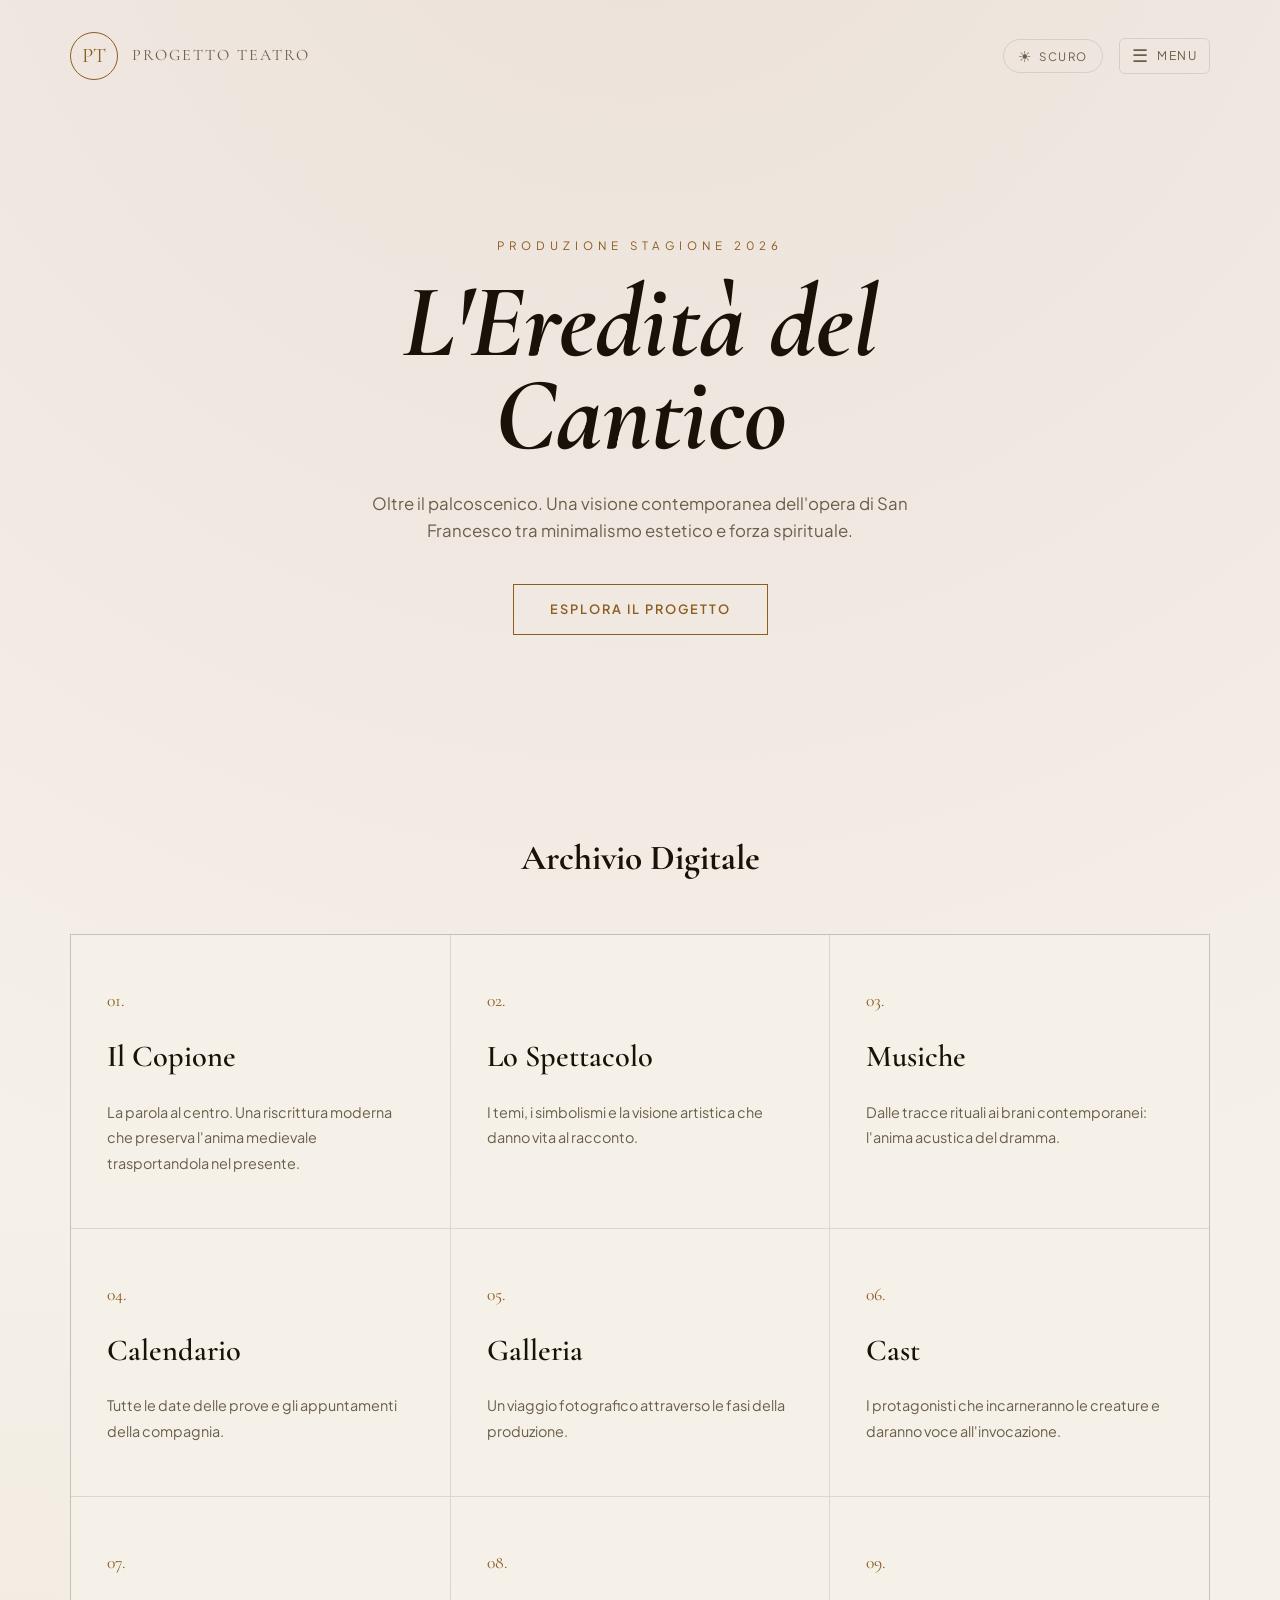
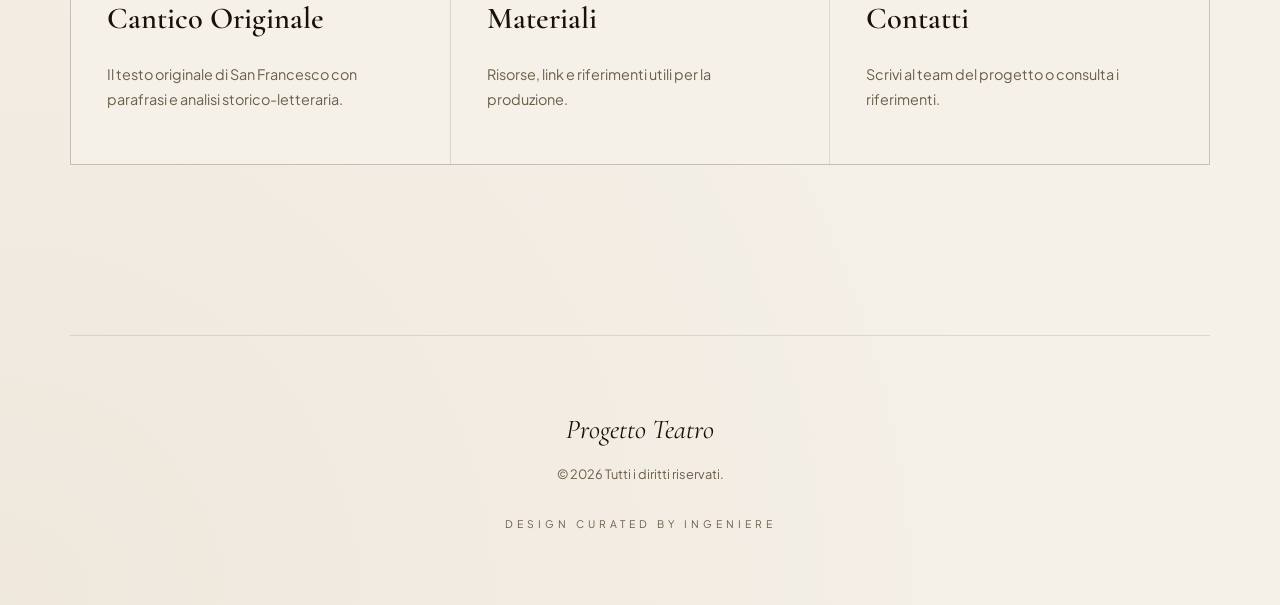
<file: index.html>
<!doctype html>
<html lang="it">
<head>
  <meta charset="utf-8">
  <meta name="viewport" content="width=device-width,initial-scale=1">
  <title>Teatro 2026 — Cantico delle Creature</title>
  <meta name="description" content="Sito ufficiale dello spettacolo scolastico ispirato al Cantico delle Creature di San Francesco. Stagione 2026.">
  <link rel="icon" href="data:image/svg+xml,<svg xmlns='http://www.w3.org/2000/svg' viewBox='0 0 100 100'><text y='.9em' font-size='90'>🎭</text></svg>">
  <link rel="stylesheet" href="style.css">
  <style>
    .home-hero {
      height: 72vh; display: flex; flex-direction: column;
      justify-content: center; align-items: center;
      text-align: center; padding: 0 20px;
    }
    .home-hero h1 {
      font-family: 'Cormorant Garamond', serif;
      font-size: clamp(3rem, 9vw, 6.5rem);
      font-weight: 700; font-style: italic;
      line-height: 0.9; margin-bottom: 28px;
    }
    .home-hero p { max-width: 580px; color: var(--text-dim); font-size: 1.05rem; margin-bottom: 40px; }
  </style>
</head>
<body>
<div class="container">

  <!-- ── Nav ── -->
  <nav class="main-nav" role="navigation" aria-label="Navigazione principale">
    <a href="index.html" class="logo-box" aria-label="Home">
      <div class="logo-circle">PT</div>
      <span class="logo-name">Progetto Teatro</span>
    </a>
    <div class="nav-right">
      <button class="theme-toggle" id="themeToggle" aria-label="Cambia tema">
        <span class="toggle-icon" id="toggleIcon">☽</span>
        <span id="toggleLabel">Chiaro</span>
      </button>
      <button class="sidebar-toggle" id="sidebarToggle" aria-label="Apri menu">
        <span class="bar">☰</span> Menu
      </button>
    </div>
  </nav>

</div><!-- /container - sidebar is outside -->

<!-- ── Sidebar Overlay ── -->
<div class="sidebar-overlay" id="sidebarOverlay"></div>

<!-- ── Sidebar ── -->
<aside class="sidebar" id="sidebar" role="navigation" aria-label="Menu principale">
  <div class="sidebar-header">
    <span class="sidebar-brand">Progetto Teatro</span>
    <button class="sidebar-close" id="sidebarClose" aria-label="Chiudi menu">✕</button>
  </div>
  <nav class="sidebar-nav">
    <a href="index.html"><span class="link-num">00.</span>Home</a>
    <a href="spettacolo.html"><span class="link-num">01.</span>Spettacolo</a>
    <a href="copione.html"><span class="link-num">02.</span>Copione</a>
    <a href="musiche.html"><span class="link-num">03.</span>Musiche</a>
    <a href="personaggi.html"><span class="link-num">04.</span>Cast</a>
    <a href="calendario.html"><span class="link-num">05.</span>Calendario</a>
    <a href="galleria.html"><span class="link-num">06.</span>Galleria</a>
    <a href="cantico.html"><span class="link-num">07.</span>Cantico</a>
    <a href="materiali.html"><span class="link-num">08.</span>Materiali</a>
    <a href="contatti.html"><span class="link-num">09.</span>Contatti</a>
  </nav>
  <div class="sidebar-footer">Stagione 2026</div>
</aside>

<div class="container">

  <!-- ── Hero ── -->
  <section class="home-hero reveal">
    <span class="hero-label">Produzione Stagione 2026</span>
    <h1>L'Eredità del<br>Cantico</h1>
    <p>Oltre il palcoscenico. Una visione contemporanea dell'opera di San Francesco tra minimalismo estetico e forza spirituale.</p>
    <a href="spettacolo.html" class="btn-accent">Esplora il Progetto</a>
  </section>

  <!-- ── Grid ── -->
  <section class="section">
    <h2 class="section-heading reveal">Archivio Digitale</h2>
    <div class="main-grid reveal">
      <a href="copione.html" class="card"><span class="card-num">01.</span><h3>Il Copione</h3><p>La parola al centro. Una riscrittura moderna che preserva l'anima medievale trasportandola nel presente.</p></a>
      <a href="spettacolo.html" class="card"><span class="card-num">02.</span><h3>Lo Spettacolo</h3><p>I temi, i simbolismi e la visione artistica che danno vita al racconto.</p></a>
      <a href="musiche.html" class="card"><span class="card-num">03.</span><h3>Musiche</h3><p>Dalle tracce rituali ai brani contemporanei: l'anima acustica del dramma.</p></a>
      <a href="calendario.html" class="card"><span class="card-num">04.</span><h3>Calendario</h3><p>Tutte le date delle prove e gli appuntamenti della compagnia.</p></a>
      <a href="galleria.html" class="card"><span class="card-num">05.</span><h3>Galleria</h3><p>Un viaggio fotografico attraverso le fasi della produzione.</p></a>
      <a href="personaggi.html" class="card"><span class="card-num">06.</span><h3>Cast</h3><p>I protagonisti che incarneranno le creature e daranno voce all'invocazione.</p></a>
      <a href="cantico.html" class="card"><span class="card-num">07.</span><h3>Cantico Originale</h3><p>Il testo originale di San Francesco con parafrasi e analisi storico-letteraria.</p></a>
      <a href="materiali.html" class="card"><span class="card-num">08.</span><h3>Materiali</h3><p>Risorse, link e riferimenti utili per la produzione.</p></a>
      <a href="contatti.html" class="card"><span class="card-num">09.</span><h3>Contatti</h3><p>Scrivi al team del progetto o consulta i riferimenti.</p></a>
    </div>
  </section>

  <footer class="site-footer" role="contentinfo">
    <span class="footer-brand">Progetto Teatro</span>
    <p class="footer-sub">© 2026 Tutti i diritti riservati.</p>
    <span class="engineer-signature">Design curated by Ingeniere</span>
  </footer>

</div>
<script src="script.js"></script>
</body>
</html>
</file>
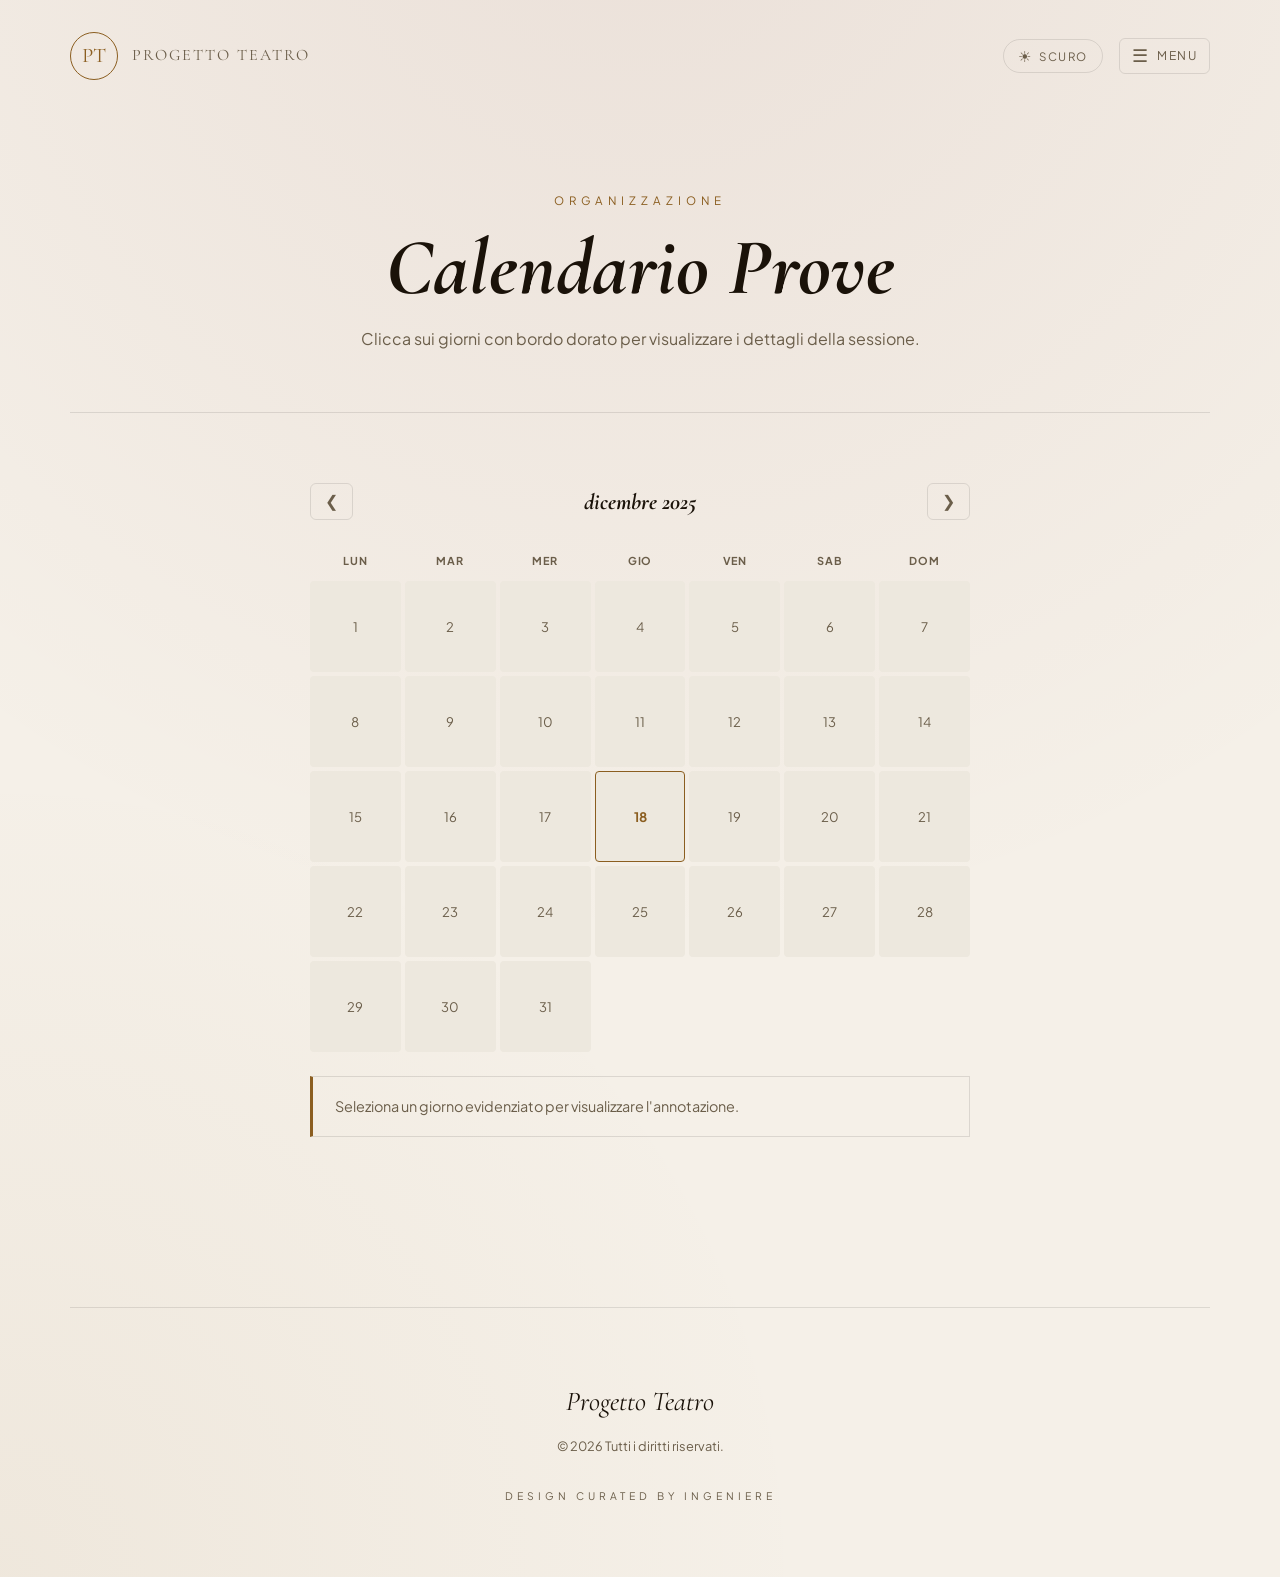
<file: calendario.html>
<!doctype html>
<html lang="it">
<head>
  <meta charset="utf-8">
  <meta name="viewport" content="width=device-width,initial-scale=1">
  <title>Calendario Prove — Progetto Teatro</title>
  <meta name="description" content="Calendario delle prove e degli eventi dello spettacolo.">
  <link rel="icon" href="data:image/svg+xml,<svg xmlns='http://www.w3.org/2000/svg' viewBox='0 0 100 100'><text y='.9em' font-size='90'>🎭</text></svg>">
  <link rel="stylesheet" href="style.css">
</head>
<body>
<div class="container">

  <nav class="main-nav" role="navigation" aria-label="Navigazione principale">
    <a href="index.html" class="logo-box">
      <div class="logo-circle">PT</div>
      <span class="logo-name">Progetto Teatro</span>
    </a>
    <div class="nav-right">
      <button class="theme-toggle" id="themeToggle" aria-label="Cambia tema">
        <span class="toggle-icon" id="toggleIcon">☽</span>
        <span id="toggleLabel">Chiaro</span>
      </button>
      <button class="sidebar-toggle" id="sidebarToggle" aria-label="Apri menu">
        <span class="bar">☰</span> Menu
      </button>
    </div>
  </nav>
</div>
<div class="sidebar-overlay" id="sidebarOverlay"></div>
<aside class="sidebar" id="sidebar" role="navigation" aria-label="Menu principale">
  <div class="sidebar-header"><span class="sidebar-brand">Progetto Teatro</span><button class="sidebar-close" id="sidebarClose" aria-label="Chiudi menu">✕</button></div>
  <nav class="sidebar-nav">
    <a href="index.html"><span class="link-num">00.</span>Home</a>
    <a href="spettacolo.html"><span class="link-num">01.</span>Spettacolo</a>
    <a href="copione.html"><span class="link-num">02.</span>Copione</a>
    <a href="musiche.html"><span class="link-num">03.</span>Musiche</a>
    <a href="personaggi.html"><span class="link-num">04.</span>Cast</a>
    <a href="calendario.html"><span class="link-num">05.</span>Calendario</a>
    <a href="galleria.html"><span class="link-num">06.</span>Galleria</a>
    <a href="cantico.html"><span class="link-num">07.</span>Cantico</a>
    <a href="materiali.html"><span class="link-num">08.</span>Materiali</a>
    <a href="contatti.html"><span class="link-num">09.</span>Contatti</a>
  </nav>
  <div class="sidebar-footer">Stagione 2026</div>
</aside>
<div class="container">

  <header class="page-hero reveal">
    <span class="hero-label">Organizzazione</span>
    <h1>Calendario Prove</h1>
    <p>Clicca sui giorni con bordo dorato per visualizzare i dettagli della sessione.</p>
  </header>

  <main class="section">
    <div class="calendar-wrap reveal">
      <div class="cal-header">
        <button class="cal-nav-btn" id="prevBtn" aria-label="Mese precedente">❮</button>
        <h2 id="monthYear"></h2>
        <button class="cal-nav-btn" id="nextBtn" aria-label="Mese successivo">❯</button>
      </div>
      <div class="cal-grid" id="calGrid"></div>
      <div class="cal-annotation" id="calNote" aria-live="polite">
        Seleziona un giorno evidenziato per visualizzare l'annotazione.
      </div>
    </div>
  </main>

  <footer class="site-footer">
    <span class="footer-brand">Progetto Teatro</span>
    <p class="footer-sub">© 2026 Tutti i diritti riservati.</p>
    <span class="engineer-signature">Design curated by Ingeniere</span>
  </footer>

</div>
<script src="script.js"></script>
<script>
  const events = {
    "2025-12-18": "📅 Giovedì 18 Dicembre 2025 — Prove dalle 13:30 alle 16:30",
    "2026-01-15": "🎂 Giovedì 15 Gennaio 2026 — Compleanno di Samia e prove dalle 13:30 alle 16:30",
    "2026-01-22": "📅 Giovedì 22 Gennaio 2026 — Prove dalle 13:30 alle 16:30",
    "2026-01-29": "📅 Giovedì 29 Gennaio 2026 — Prove dalle 13:30 alle 16:30",
    "2026-02-05": "📅 Giovedì 5 Febbraio 2026 — Prove dalle 13:30 alle 16:30",
    "2026-02-12": "📅 Giovedì 12 Febbraio 2026 — Prove dalle 13:30 alle 16:30",
    "2026-02-19": "📅 Giovedì 19 Febbraio 2026 — Prove dalle 13:30 alle 16:30",
    "2026-02-26": "📅 Giovedì 26 Febbraio 2026 — Prove dalle 13:30 alle 16:30",
    "2026-03-05": "📅 Giovedì 5 Marzo 2026 — Prove dalle 13:30 alle 16:30",
    "2026-03-12": "📅 Giovedì 12 Marzo 2026 — Prove dalle 13:30 alle 16:30",
    "2026-03-19": "📅 Giovedì 19 Marzo 2026 — Prove dalle 13:30 alle 16:30",
    "2026-03-26": "📅 Giovedì 26 Marzo 2026 — Prove dalle 13:30 alle 16:30",
    "2026-04-02": "📅 Giovedì 2 Aprile 2026 — Prove dalle 13:30 alle 16:30",
    "2026-04-09": "📅 Giovedì 9 Aprile 2026 — Prove dalle 13:30 alle 16:30",
    "2026-04-16": "📅 Giovedì 16 Aprile 2026 — Prove dalle 13:30 alle 16:30",
    "2026-04-23": "📅 Giovedì 23 Aprile 2026 — Prove dalle 13:30 alle 16:30",
    "2026-04-30": "📅 Giovedì 30 Aprile 2026 — Prove dalle 13:30 alle 16:30",
    "2026-05-07": "📅 Giovedì 7 Maggio 2026 — Prove dalle 13:30 alle 16:30",
    "2026-05-14": "🎭 Giovedì 14 Maggio 2026 — DEBUTTO DELLO SPETTACOLO alla Sala Consiliare"
  };
  let current = new Date(2025, 11);

  function render(date) {
    const year = date.getFullYear(), month = date.getMonth();
    const grid = document.getElementById('calGrid');
    document.getElementById('monthYear').textContent =
      date.toLocaleString('it-IT', { month: 'long', year: 'numeric' });
    grid.innerHTML = '';
    ['Lun','Mar','Mer','Gio','Ven','Sab','Dom'].forEach(d => {
      const el = document.createElement('div');
      el.className = 'cal-day-name'; el.textContent = d;
      grid.appendChild(el);
    });
    const firstDay = new Date(year, month, 1).getDay();
    for (let i = 0; i < (firstDay === 0 ? 6 : firstDay - 1); i++)
      grid.appendChild(document.createElement('div'));
    for (let d = 1; d <= new Date(year, month + 1, 0).getDate(); d++) {
      const iso = `${year}-${String(month+1).padStart(2,'0')}-${String(d).padStart(2,'0')}`;
      const el = document.createElement('div');
      el.className = 'day' + (events[iso] ? ' has-event' : '');
      el.textContent = d;
      if (events[iso]) {
        el.setAttribute('role', 'button'); el.setAttribute('tabindex', '0');
        el.addEventListener('click', () => document.getElementById('calNote').textContent = events[iso]);
        el.addEventListener('keydown', e => { if (e.key === 'Enter') document.getElementById('calNote').textContent = events[iso]; });
      }
      grid.appendChild(el);
    }
  }
  document.getElementById('prevBtn').addEventListener('click', () => { current.setMonth(current.getMonth()-1); render(current); });
  document.getElementById('nextBtn').addEventListener('click', () => { current.setMonth(current.getMonth()+1); render(current); });
  render(current);
</script>
</body>
</html>
</file>
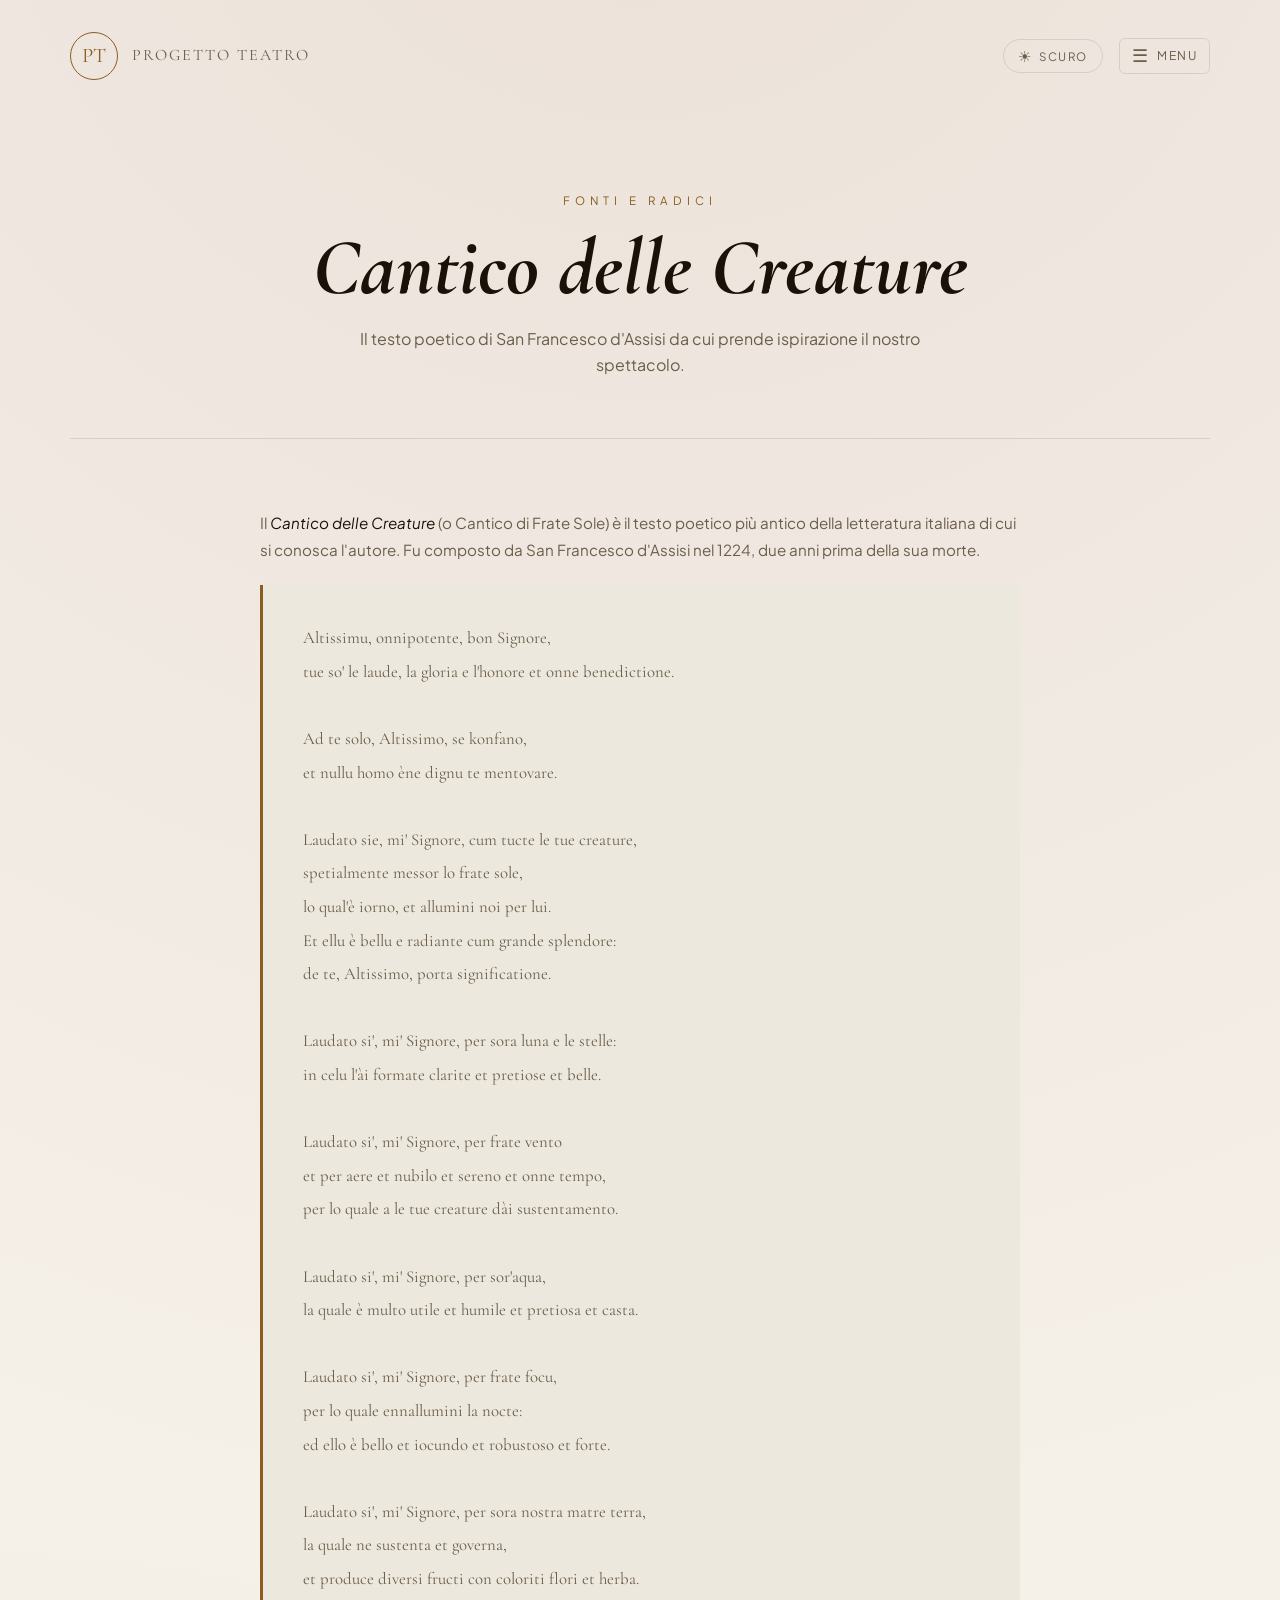
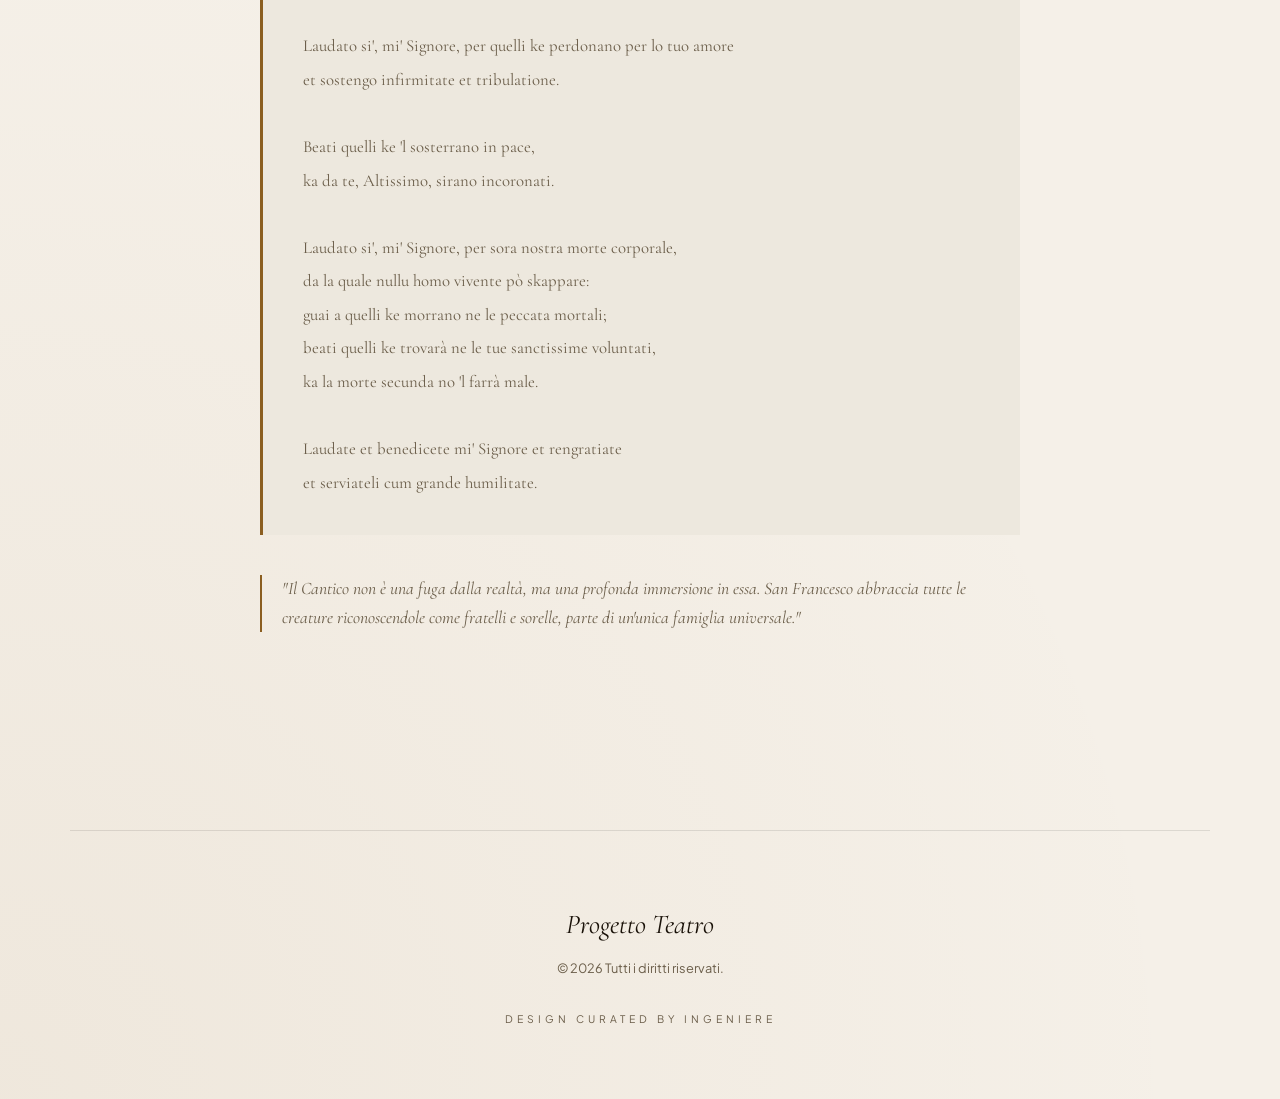
<file: cantico.html>
<!doctype html>
<html lang="it">
<head>
  <meta charset="utf-8">
  <meta name="viewport" content="width=device-width,initial-scale=1">
  <title>Cantico Originale — Progetto Teatro</title>
  <meta name="description" content="Il testo originale del Cantico delle Creature di San Francesco.">
  <link rel="icon" href="data:image/svg+xml,<svg xmlns='http://www.w3.org/2000/svg' viewBox='0 0 100 100'><text y='.9em' font-size='90'>🎭</text></svg>">
  <link rel="stylesheet" href="style.css">
</head>
<body>
<div class="container">

  <nav class="main-nav" role="navigation" aria-label="Navigazione principale">
    <a href="index.html" class="logo-box">
      <div class="logo-circle">PT</div>
      <span class="logo-name">Progetto Teatro</span>
    </a>
    <div class="nav-right">
      <button class="theme-toggle" id="themeToggle" aria-label="Cambia tema">
        <span class="toggle-icon" id="toggleIcon">☽</span>
        <span id="toggleLabel">Chiaro</span>
      </button>
      <button class="sidebar-toggle" id="sidebarToggle" aria-label="Apri menu">
        <span class="bar">☰</span> Menu
      </button>
    </div>
  </nav>

</div>

<div class="sidebar-overlay" id="sidebarOverlay"></div>
<aside class="sidebar" id="sidebar" role="navigation" aria-label="Menu principale">
  <div class="sidebar-header">
    <span class="sidebar-brand">Progetto Teatro</span>
    <button class="sidebar-close" id="sidebarClose" aria-label="Chiudi menu">✕</button>
  </div>
  <nav class="sidebar-nav">
    <a href="index.html"><span class="link-num">00.</span>Home</a>
    <a href="spettacolo.html"><span class="link-num">01.</span>Spettacolo</a>
    <a href="copione.html"><span class="link-num">02.</span>Copione</a>
    <a href="musiche.html"><span class="link-num">03.</span>Musiche</a>
    <a href="personaggi.html"><span class="link-num">04.</span>Cast</a>
    <a href="calendario.html"><span class="link-num">05.</span>Calendario</a>
    <a href="galleria.html"><span class="link-num">06.</span>Galleria</a>
    <a href="cantico.html"><span class="link-num">07.</span>Cantico</a>
    <a href="materiali.html"><span class="link-num">08.</span>Materiali</a>
    <a href="contatti.html"><span class="link-num">09.</span>Contatti</a>
  </nav>
  <div class="sidebar-footer">Stagione 2026</div>
</aside>

<div class="container">

  <header class="page-hero reveal">
    <span class="hero-label">Fonti e radici</span>
    <h1>Cantico delle Creature</h1>
    <p>Il testo poetico di San Francesco d'Assisi da cui prende ispirazione il nostro spettacolo.</p>
  </header>

  <main class="section">
    <div class="prose reveal">

      <p>Il <em>Cantico delle Creature</em> (o Cantico di Frate Sole) è il testo poetico più antico della letteratura italiana di cui si conosca l'autore. Fu composto da San Francesco d'Assisi nel 1224, due anni prima della sua morte.</p>

      <div class="poem-block">Altissimu, onnipotente, bon Signore,
tue so' le laude, la gloria e l'honore et onne benedictione.

Ad te solo, Altissimo, se konfano,
et nullu homo ène dignu te mentovare.

Laudato sie, mi' Signore, cum tucte le tue creature,
spetialmente messor lo frate sole,
lo qual'è iorno, et allumini noi per lui.
Et ellu è bellu e radiante cum grande splendore:
de te, Altissimo, porta significatione.

Laudato si', mi' Signore, per sora luna e le stelle:
in celu l'ài formate clarite et pretiose et belle.

Laudato si', mi' Signore, per frate vento
et per aere et nubilo et sereno et onne tempo,
per lo quale a le tue creature dài sustentamento.

Laudato si', mi' Signore, per sor'aqua,
la quale è multo utile et humile et pretiosa et casta.

Laudato si', mi' Signore, per frate focu,
per lo quale ennallumini la nocte:
ed ello è bello et iocundo et robustoso et forte.

Laudato si', mi' Signore, per sora nostra matre terra,
la quale ne sustenta et governa,
et produce diversi fructi con coloriti flori et herba.

Laudato si', mi' Signore, per quelli ke perdonano per lo tuo amore
et sostengo infirmitate et tribulatione.

Beati quelli ke 'l sosterrano in pace,
ka da te, Altissimo, sirano incoronati.

Laudato si', mi' Signore, per sora nostra morte corporale,
da la quale nullu homo vivente pò skappare:
guai a quelli ke morrano ne le peccata mortali;
beati quelli ke trovarà ne le tue sanctissime voluntati,
ka la morte secunda no 'l farrà male.

Laudate et benedicete mi' Signore et rengratiate
et serviateli cum grande humilitate.</div>

      <blockquote>
        "Il Cantico non è una fuga dalla realtà, ma una profonda immersione in essa. San Francesco abbraccia tutte le creature riconoscendole come fratelli e sorelle, parte di un'unica famiglia universale."
      </blockquote>

    </div>
  </main>

  <footer class="site-footer">
    <span class="footer-brand">Progetto Teatro</span>
    <p class="footer-sub">© 2026 Tutti i diritti riservati.</p>
    <span class="engineer-signature">Design curated by Ingeniere</span>
  </footer>

</div>
<script src="script.js"></script>
</body>
</html>
</file>
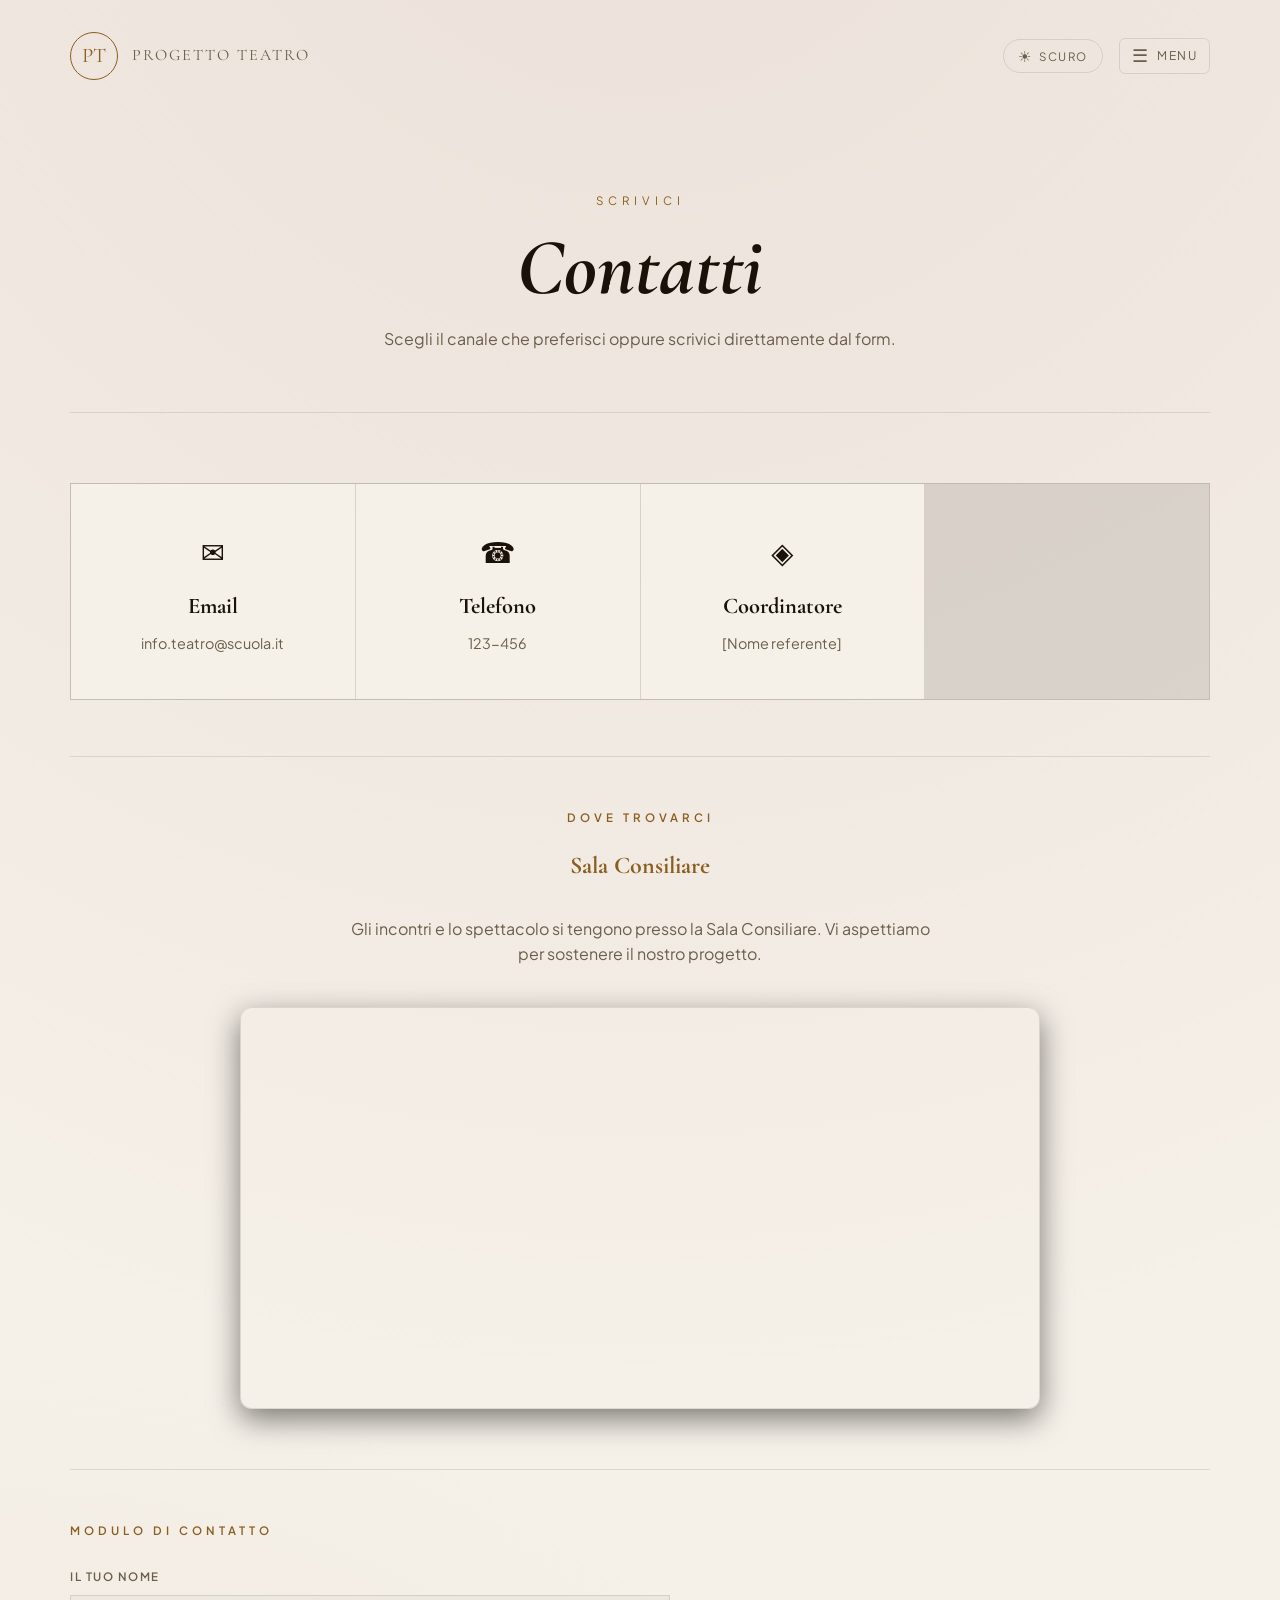
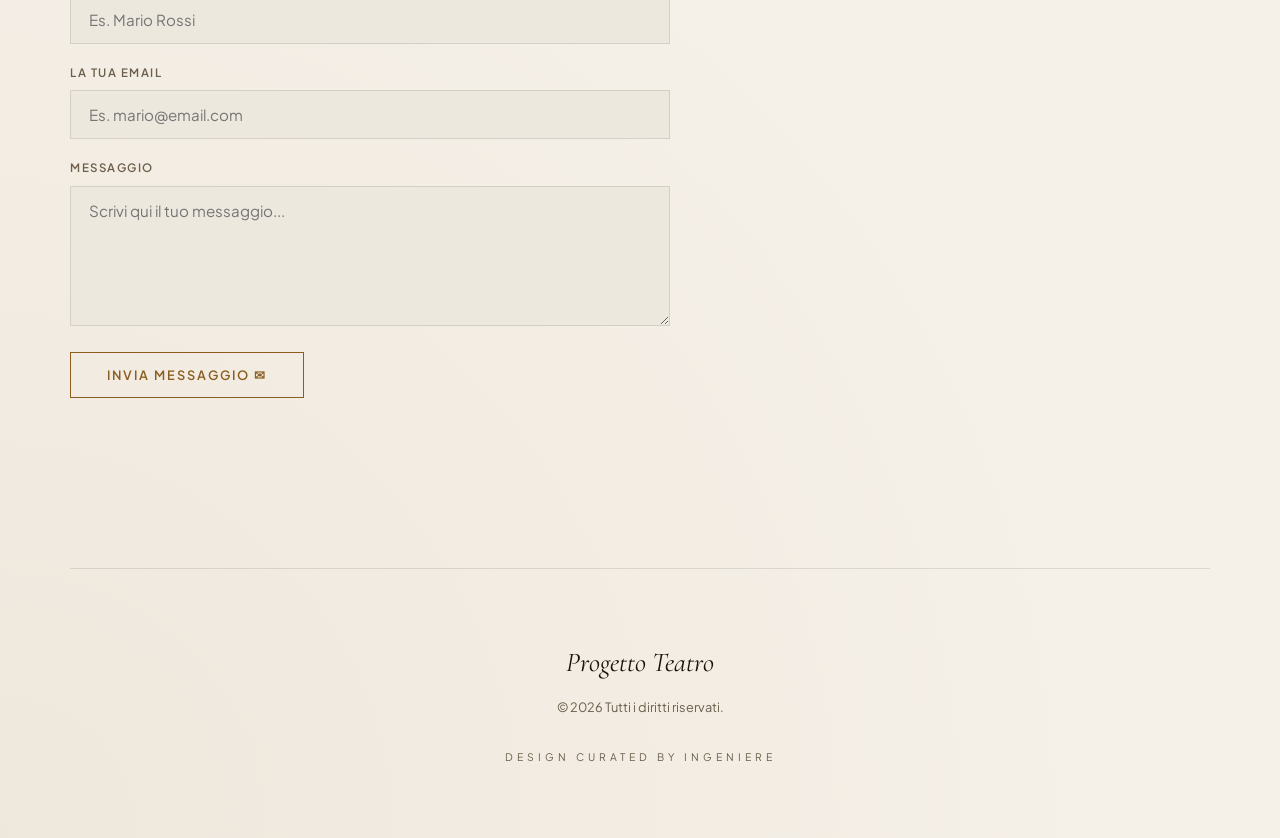
<file: contatti.html>
<!doctype html>
<html lang="it">
<head>
  <meta charset="utf-8">
  <meta name="viewport" content="width=device-width,initial-scale=1">
  <title>Contatti — Progetto Teatro</title>
  <meta name="description" content="Contatta il team del Progetto Teatro 2026.">
  <link rel="icon" href="data:image/svg+xml,<svg xmlns='http://www.w3.org/2000/svg' viewBox='0 0 100 100'><text y='.9em' font-size='90'>🎭</text></svg>">
  <link rel="stylesheet" href="style.css">
</head>
<body>
<div class="container">

  <nav class="main-nav" role="navigation" aria-label="Navigazione principale">
    <a href="index.html" class="logo-box">
      <div class="logo-circle">PT</div>
      <span class="logo-name">Progetto Teatro</span>
    </a>
    <div class="nav-right">
      <button class="theme-toggle" id="themeToggle" aria-label="Cambia tema">
        <span class="toggle-icon" id="toggleIcon">☽</span>
        <span id="toggleLabel">Chiaro</span>
      </button>
      <button class="sidebar-toggle" id="sidebarToggle" aria-label="Apri menu">
        <span class="bar">☰</span> Menu
      </button>
    </div>
  </nav>
</div>
<div class="sidebar-overlay" id="sidebarOverlay"></div>
<aside class="sidebar" id="sidebar" role="navigation" aria-label="Menu principale">
  <div class="sidebar-header"><span class="sidebar-brand">Progetto Teatro</span><button class="sidebar-close" id="sidebarClose" aria-label="Chiudi menu">✕</button></div>
  <nav class="sidebar-nav">
    <a href="index.html"><span class="link-num">00.</span>Home</a>
    <a href="spettacolo.html"><span class="link-num">01.</span>Spettacolo</a>
    <a href="copione.html"><span class="link-num">02.</span>Copione</a>
    <a href="musiche.html"><span class="link-num">03.</span>Musiche</a>
    <a href="personaggi.html"><span class="link-num">04.</span>Cast</a>
    <a href="calendario.html"><span class="link-num">05.</span>Calendario</a>
    <a href="galleria.html"><span class="link-num">06.</span>Galleria</a>
    <a href="cantico.html"><span class="link-num">07.</span>Cantico</a>
    <a href="materiali.html"><span class="link-num">08.</span>Materiali</a>
    <a href="contatti.html"><span class="link-num">09.</span>Contatti</a>
  </nav>
  <div class="sidebar-footer">Stagione 2026</div>
</aside>
<div class="container">

  <header class="page-hero reveal">
    <span class="hero-label">Scrivici</span>
    <h1>Contatti</h1>
    <p>Scegli il canale che preferisci oppure scrivici direttamente dal form.</p>
  </header>

  <main class="section">

    <div class="contacts-grid reveal">
      <div class="contact-card">
        <div class="icon">✉</div>
        <h3>Email</h3>
        <p><a href="mailto:info.teatro@scuola.it">info.teatro@scuola.it</a></p>
      </div>
      <div class="contact-card">
        <div class="icon">☎</div>
        <h3>Telefono</h3>
        <p>123-456</p>
      </div>
      <div class="contact-card">
        <div class="icon">◈</div>
        <h3>Coordinatore</h3>
        <p>[Nome referente]</p>
      </div>
    </div>

    <div class="divider"></div>

    <div class="location-section reveal" style="text-align: center; margin-bottom: 60px;">
      <span class="overline" style="margin-bottom:20px; display:block;">Dove Trovarci</span>
      <h2 style="margin-bottom:30px; font-family:'Cormorant Garamond',serif; color:var(--accent);">Sala Consiliare</h2>
      <p style="color:var(--text-dim); margin-bottom:40px; max-width:600px; margin-left:auto; margin-right:auto;">
        Gli incontri e lo spettacolo si tengono presso la Sala Consiliare. Vi aspettiamo per sostenere il nostro progetto.
      </p>
      
      <div class="map-container" style="border-radius:12px; overflow:hidden; box-shadow:0 10px 30px rgba(0,0,0,0.5); border:1px solid var(--border); max-width:800px; margin:0 auto;">
        <iframe src="https://maps.google.com/maps?q=Piazzetta%20Montevergine,%201,%2081046%20Grazzanise%20CE&t=&z=16&ie=UTF8&iwloc=&output=embed" width="100%" height="400" style="border:0; display:block;" allowfullscreen="" loading="lazy" referrerpolicy="no-referrer-when-downgrade"></iframe>
      </div>
    </div>

    <div class="divider"></div>

    <div class="form-wrap reveal">
      <span class="overline" style="margin-bottom:28px;">Modulo di contatto</span>
      <form action="https://formspree.io/f/xeejjodp" method="POST">
        <div class="form-group">
          <label for="nome">Il tuo nome</label>
          <input id="nome" type="text" name="nome" placeholder="Es. Mario Rossi" required>
        </div>
        <div class="form-group">
          <label for="email">La tua email</label>
          <input id="email" type="email" name="email" placeholder="Es. mario@email.com" required>
        </div>
        <div class="form-group">
          <label for="messaggio">Messaggio</label>
          <textarea id="messaggio" name="messaggio" placeholder="Scrivi qui il tuo messaggio..." required></textarea>
        </div>
        <button type="submit" class="btn-accent">Invia messaggio ✉</button>
      </form>
    </div>

  </main>

  <footer class="site-footer">
    <span class="footer-brand">Progetto Teatro</span>
    <p class="footer-sub">© 2026 Tutti i diritti riservati.</p>
    <span class="engineer-signature">Design curated by Ingeniere</span>
  </footer>

</div>
<script src="script.js"></script>
</body>
</html>
</file>
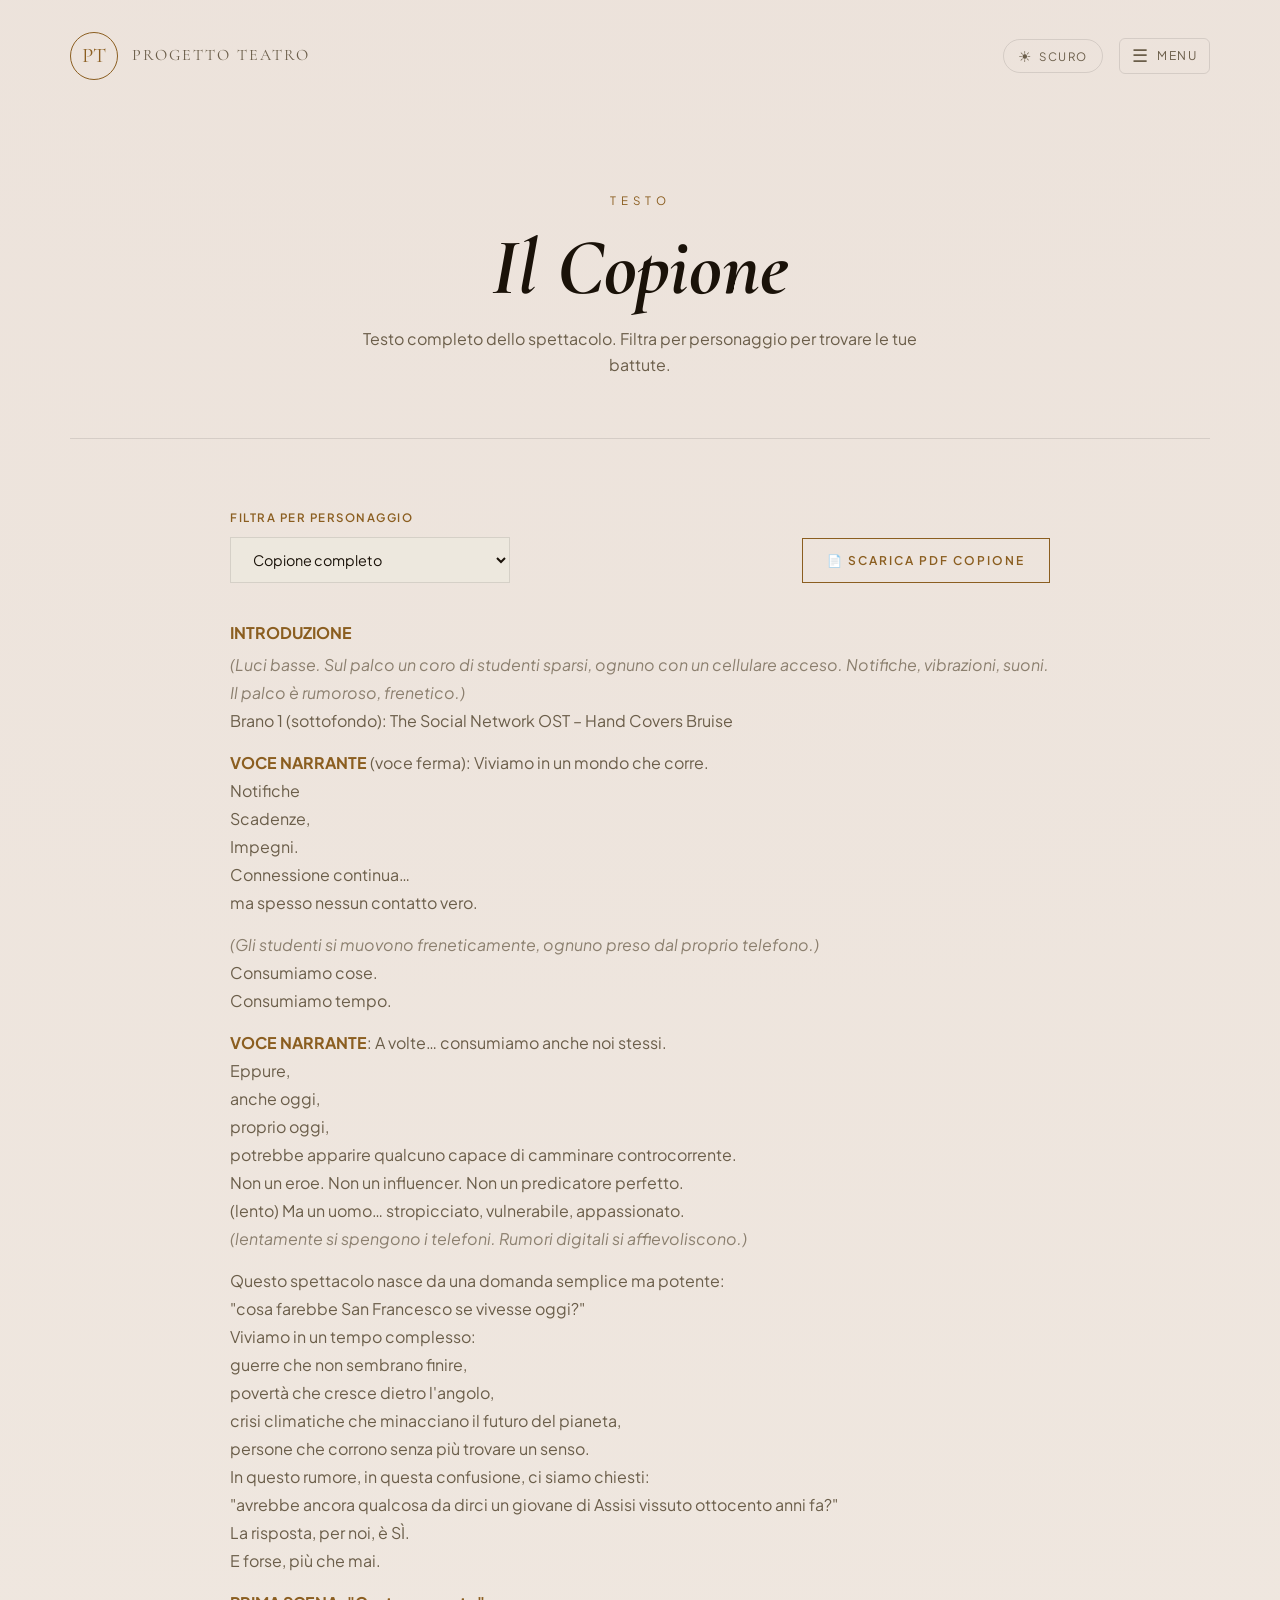
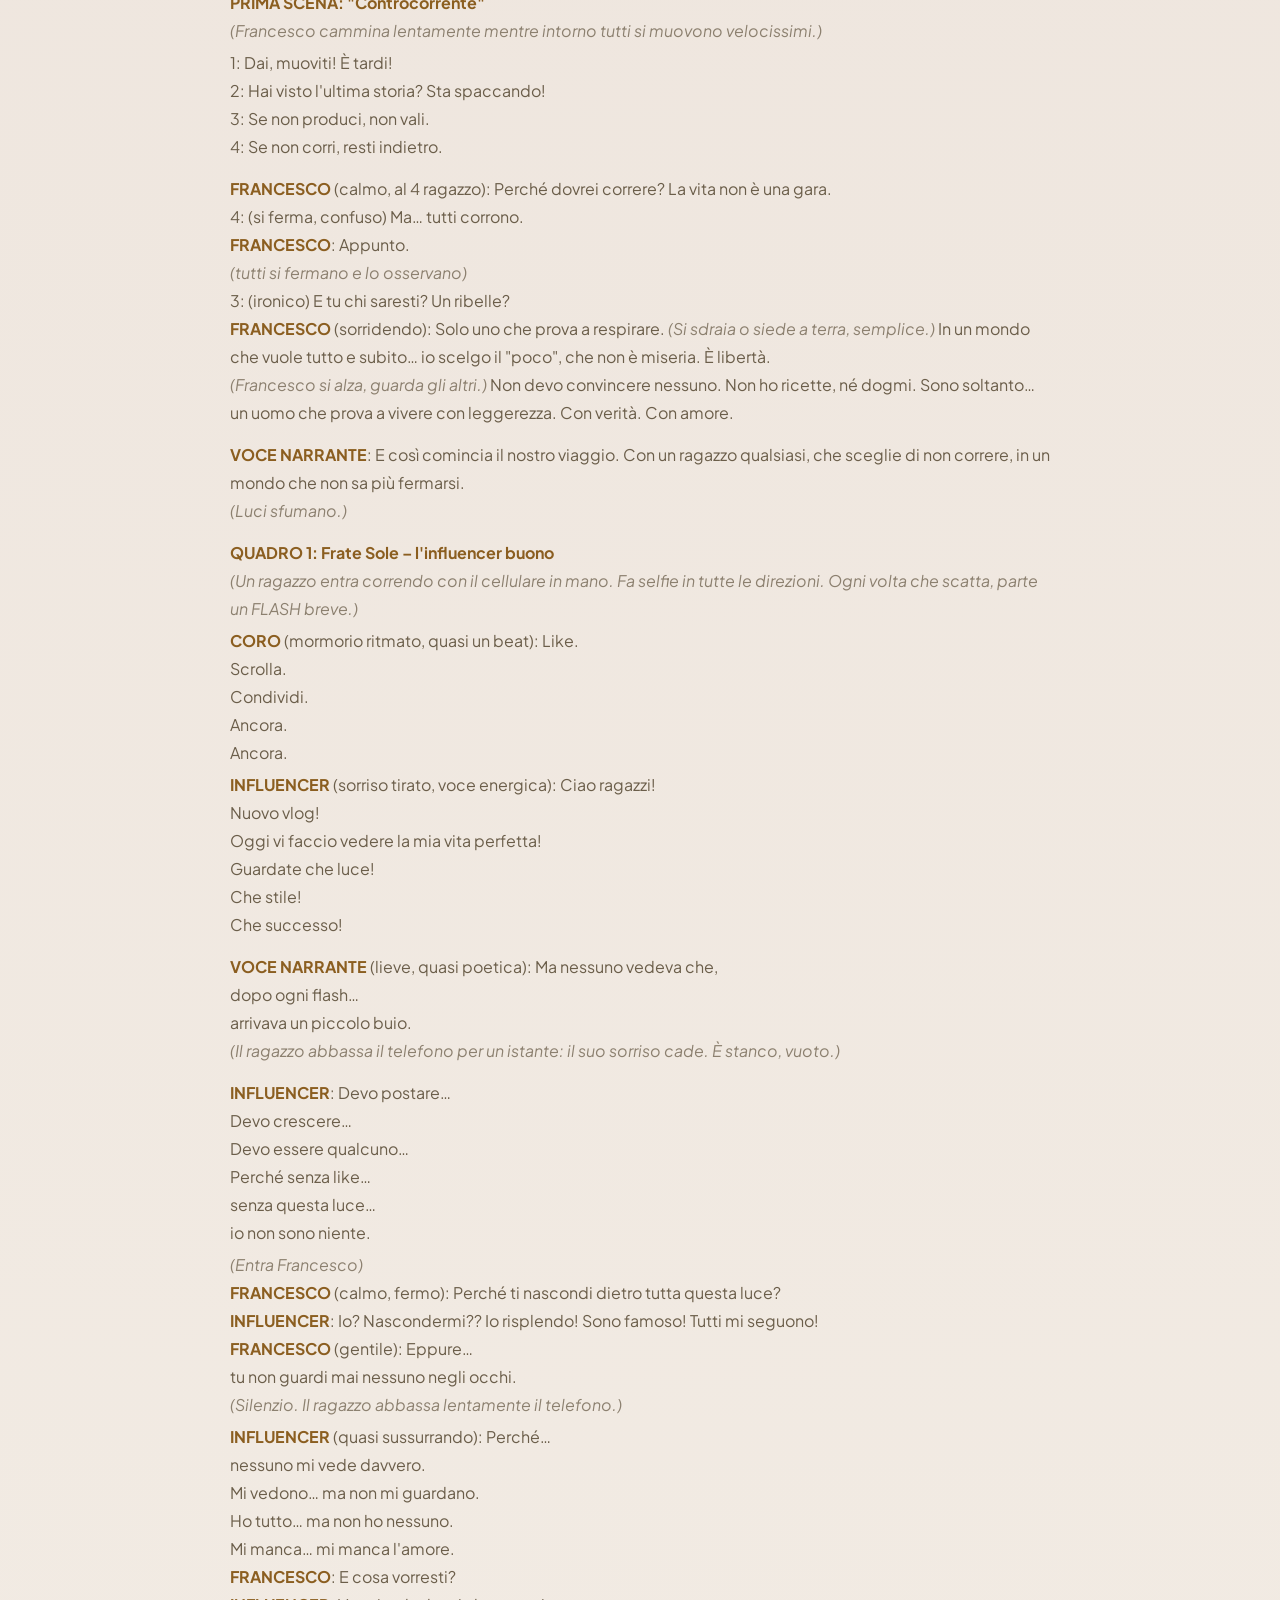
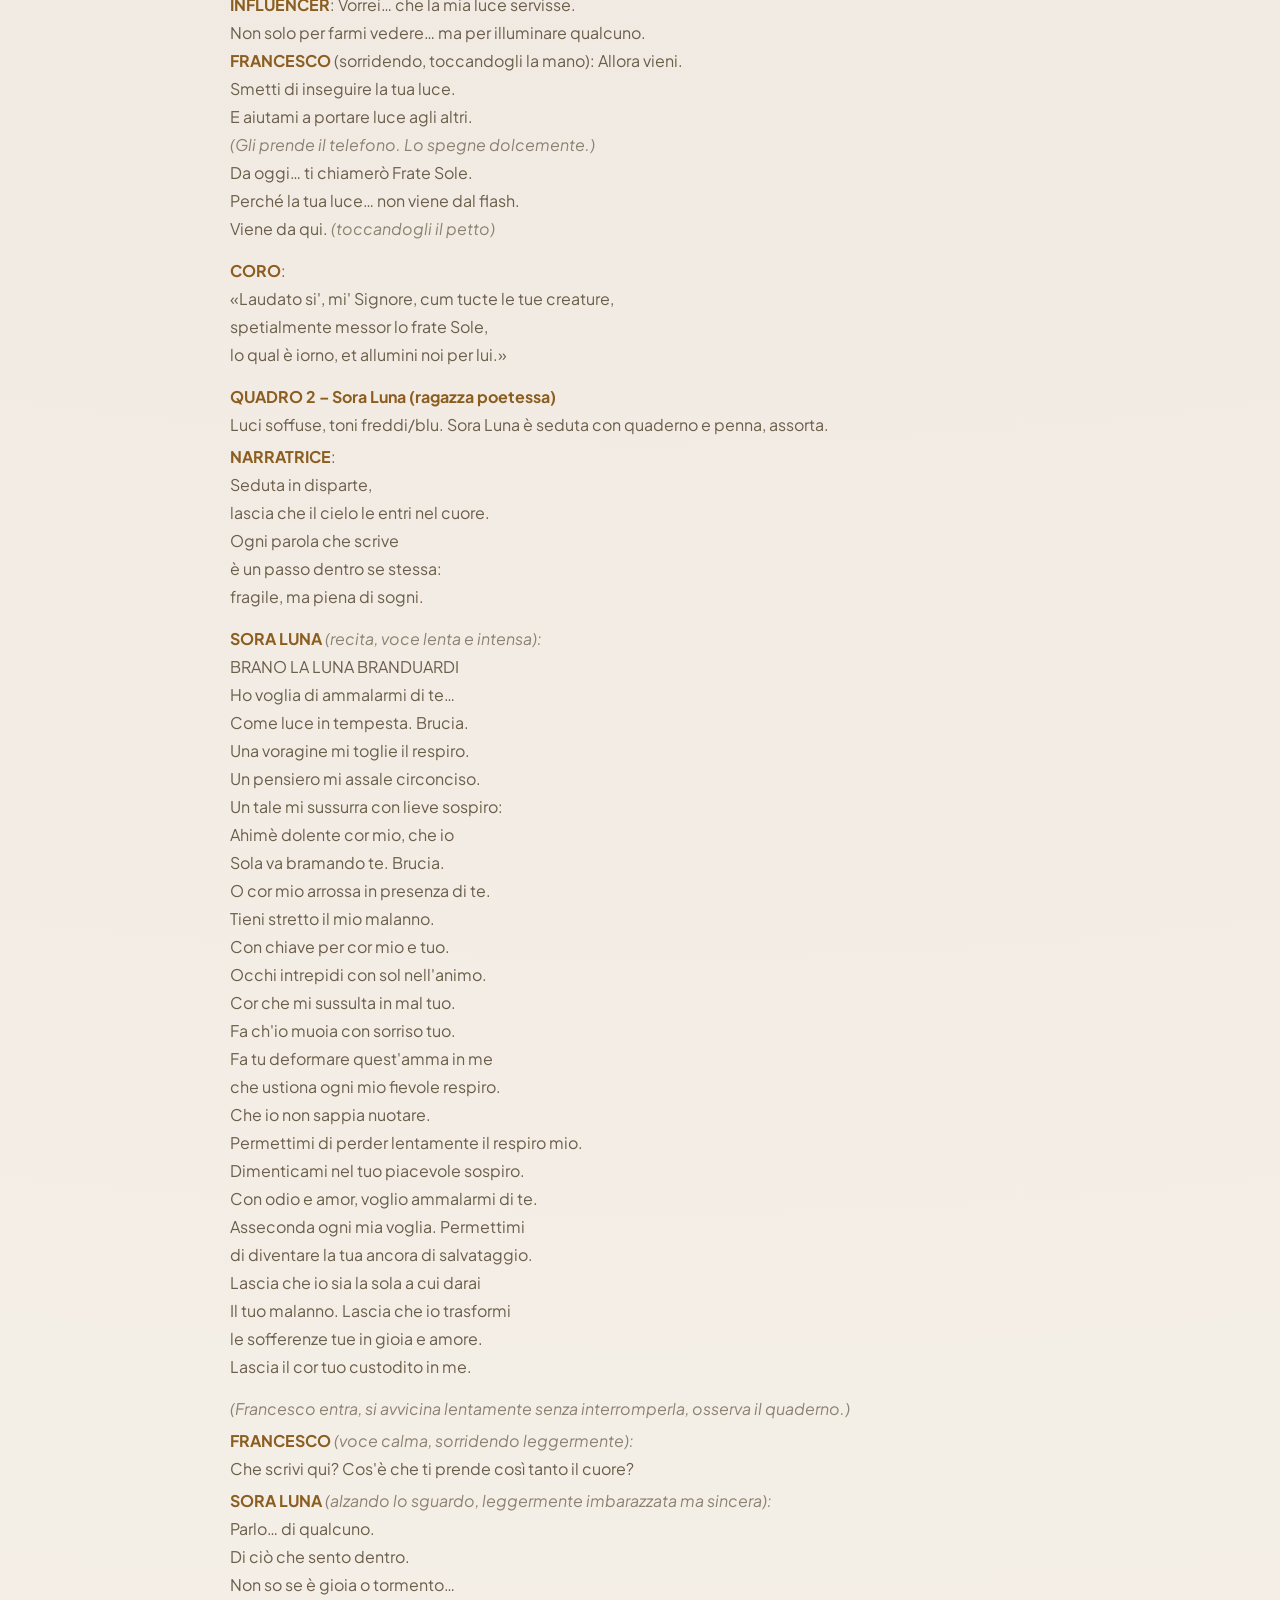
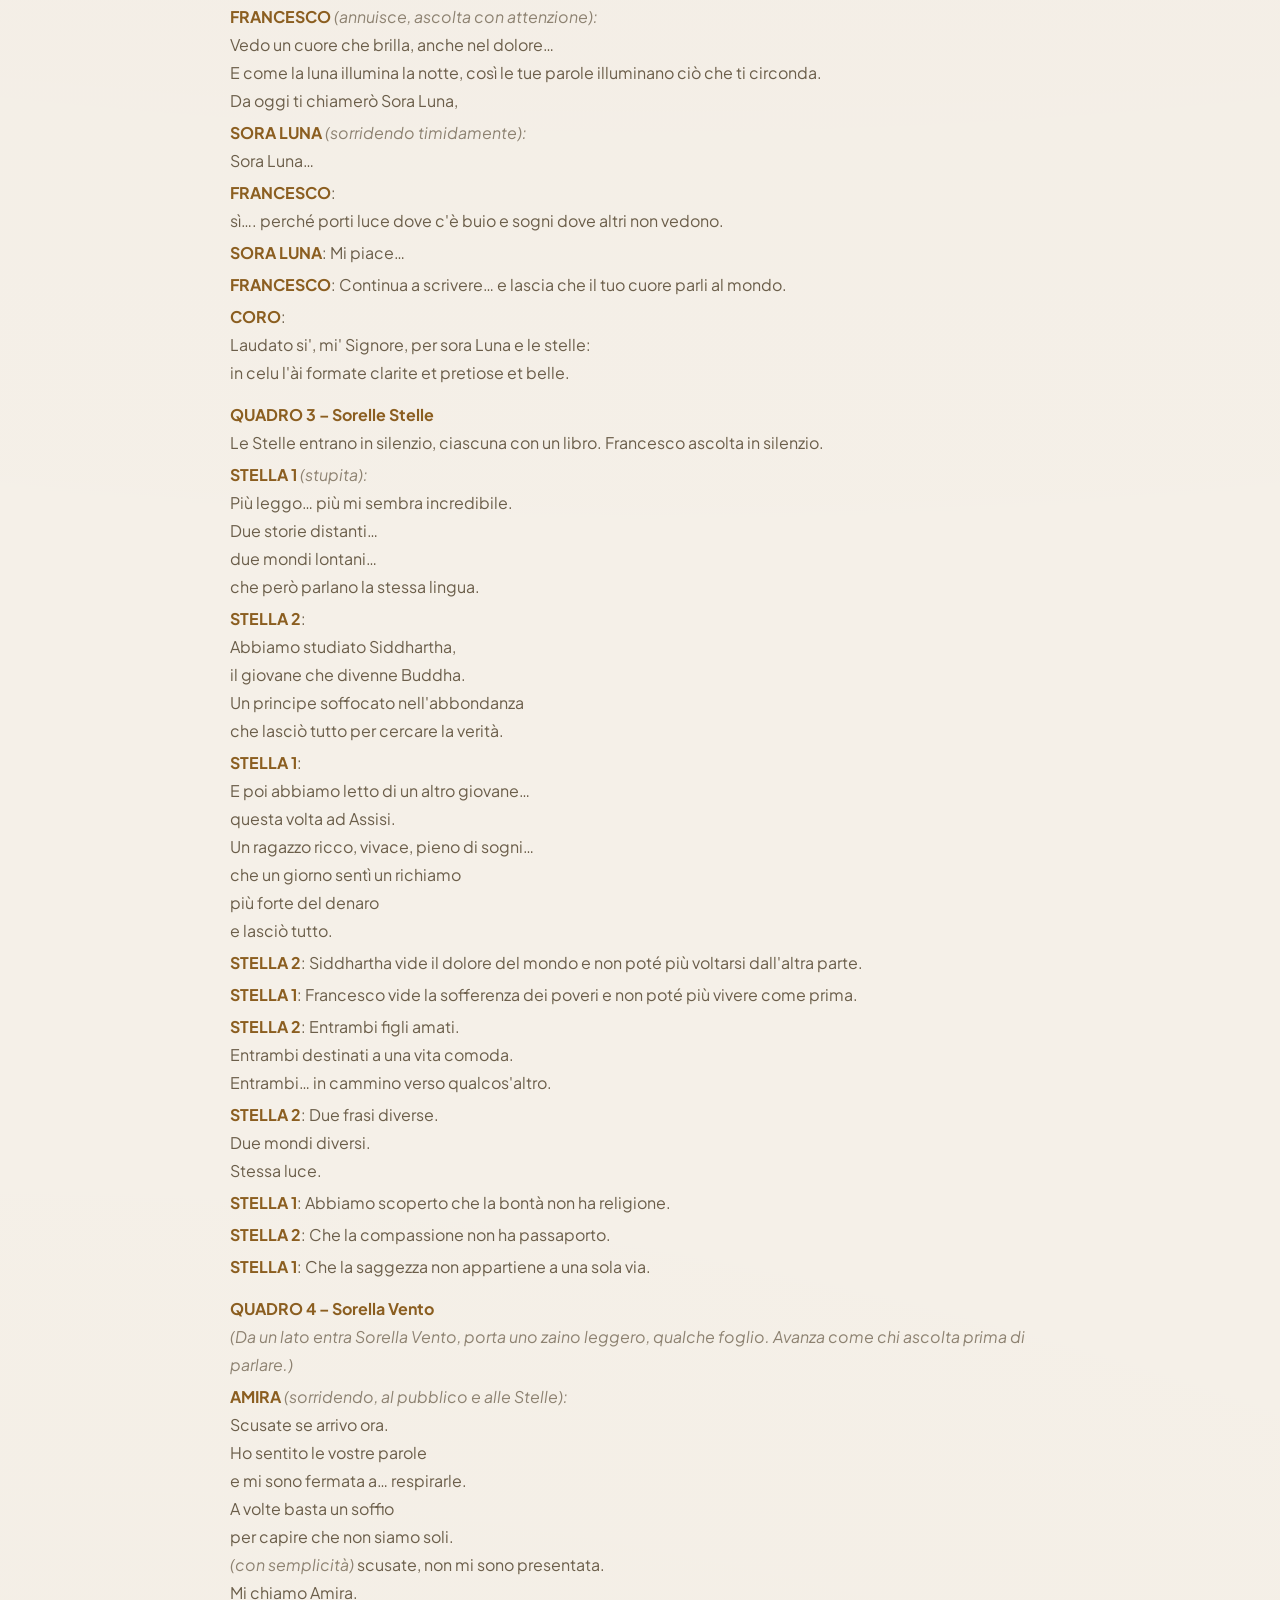
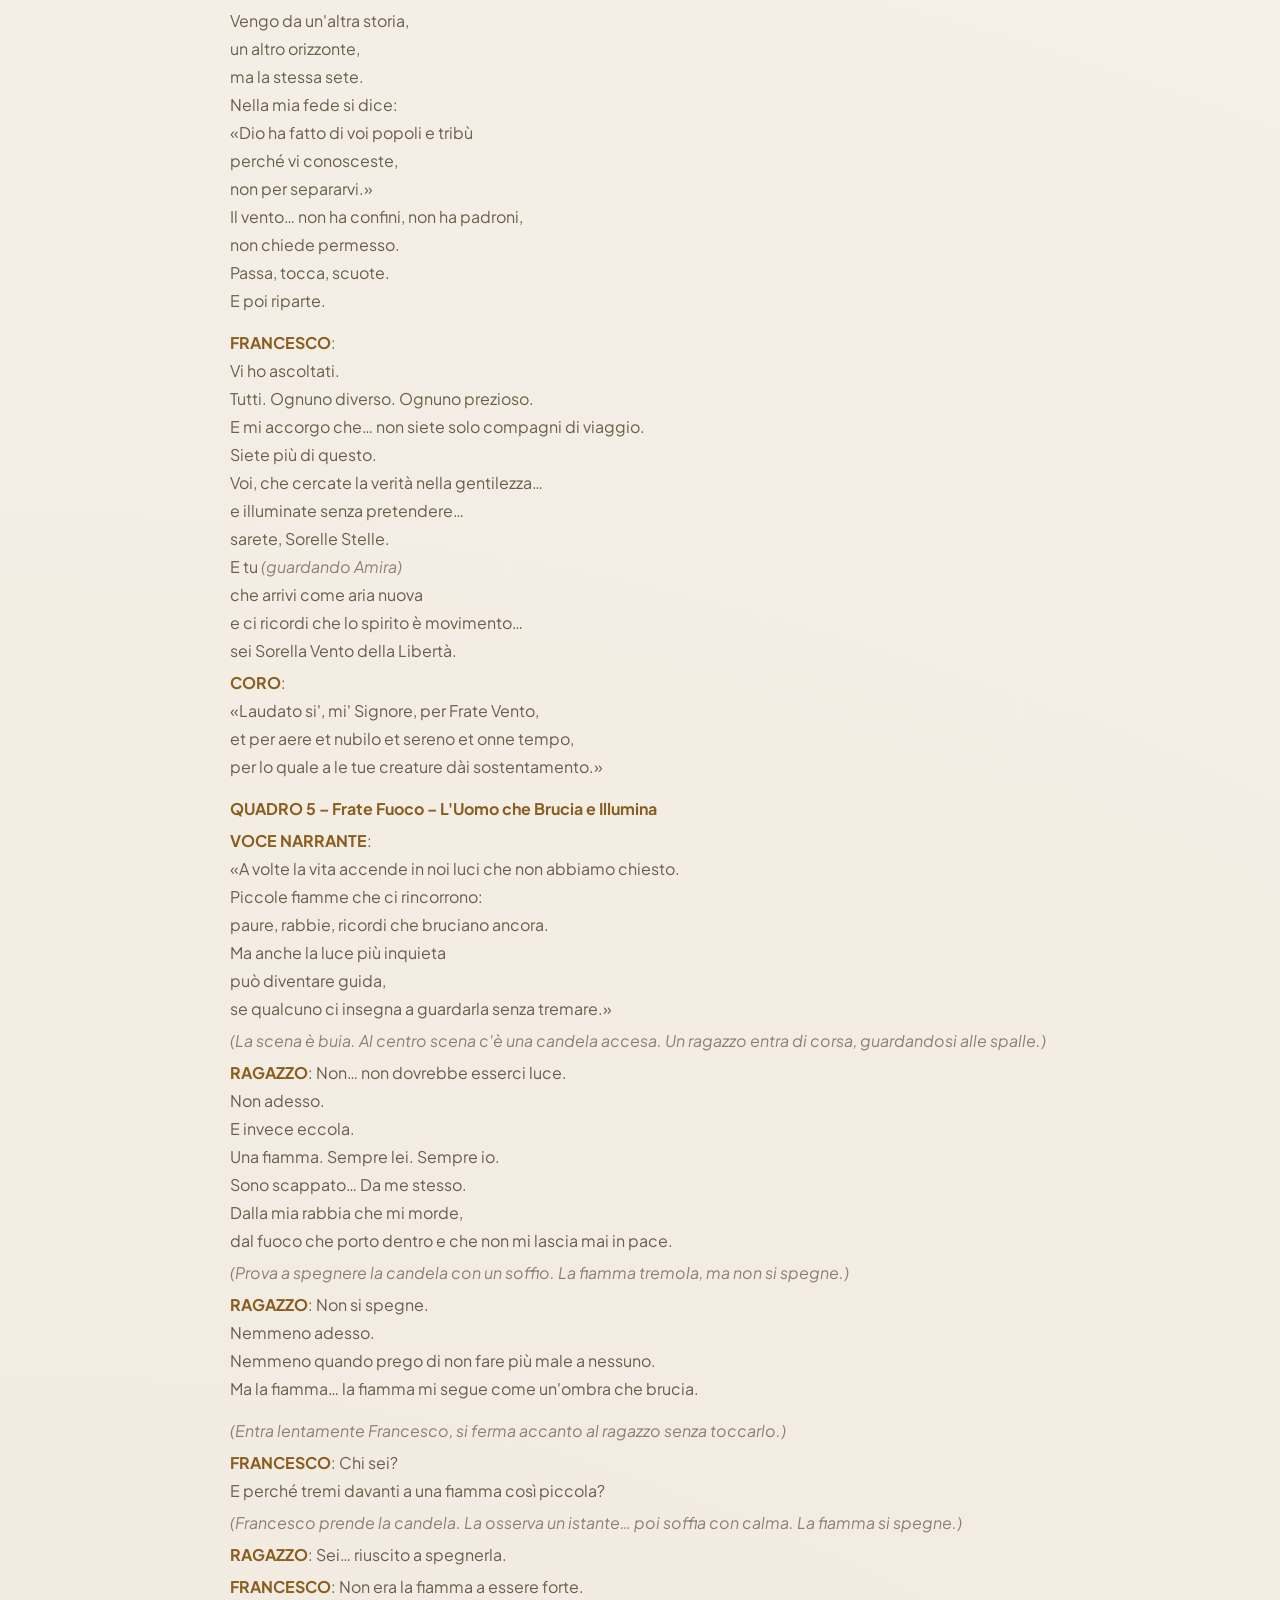
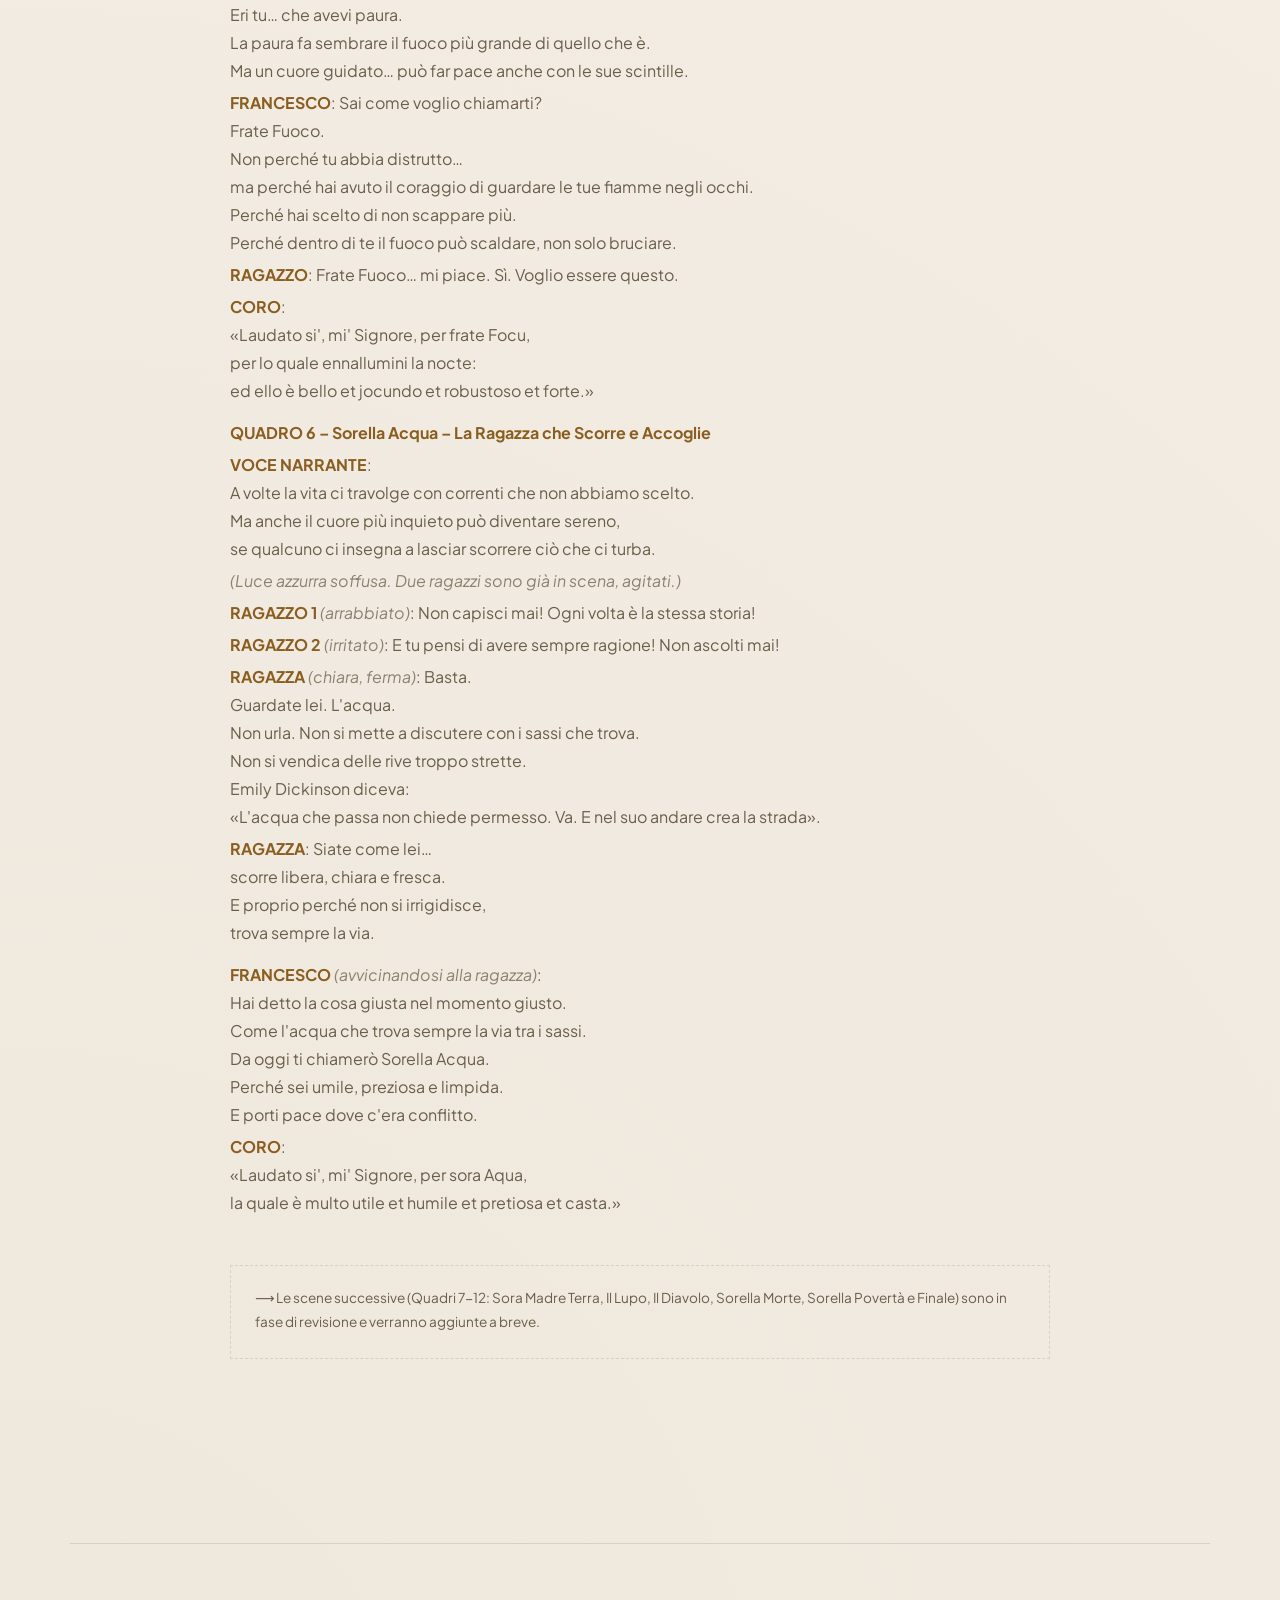
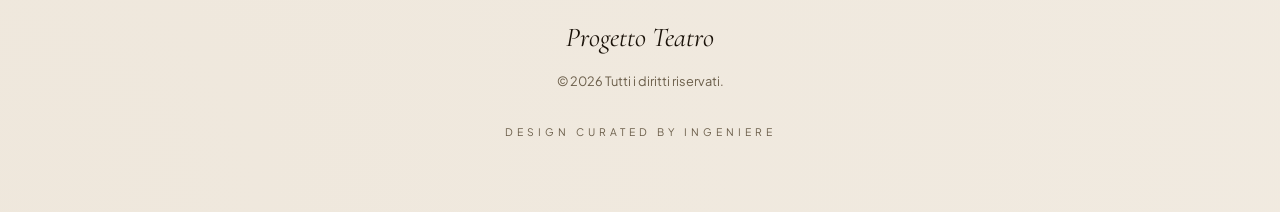
<file: copione.html>
<!doctype html>
<html lang="it">
<head>
  <meta charset="utf-8">
  <meta name="viewport" content="width=device-width,initial-scale=1">
  <title>Copione — Progetto Teatro</title>
  <meta name="description" content="Testo completo del copione con filtro per personaggio.">
  <link rel="icon" href="data:image/svg+xml,<svg xmlns='http://www.w3.org/2000/svg' viewBox='0 0 100 100'><text y='.9em' font-size='90'>🎭</text></svg>">
  <link rel="stylesheet" href="style.css">
</head>
<body>
<div class="container">
  <nav class="main-nav" role="navigation" aria-label="Navigazione principale">
    <a href="index.html" class="logo-box"><div class="logo-circle">PT</div><span class="logo-name">Progetto Teatro</span></a>
    <div class="nav-right">
      <button class="theme-toggle" id="themeToggle" aria-label="Cambia tema"><span class="toggle-icon" id="toggleIcon">☽</span><span id="toggleLabel">Chiaro</span></button>
      <button class="sidebar-toggle" id="sidebarToggle" aria-label="Apri menu"><span class="bar">☰</span> Menu</button>
    </div>
  </nav>
</div>
<div class="sidebar-overlay" id="sidebarOverlay"></div>
<aside class="sidebar" id="sidebar" role="navigation" aria-label="Menu principale">
  <div class="sidebar-header"><span class="sidebar-brand">Progetto Teatro</span><button class="sidebar-close" id="sidebarClose" aria-label="Chiudi menu">✕</button></div>
  <nav class="sidebar-nav">
    <a href="index.html"><span class="link-num">00.</span>Home</a>
    <a href="spettacolo.html"><span class="link-num">01.</span>Spettacolo</a>
    <a href="copione.html"><span class="link-num">02.</span>Copione</a>
    <a href="musiche.html"><span class="link-num">03.</span>Musiche</a>
    <a href="personaggi.html"><span class="link-num">04.</span>Cast</a>
    <a href="calendario.html"><span class="link-num">05.</span>Calendario</a>
    <a href="galleria.html"><span class="link-num">06.</span>Galleria</a>
    <a href="cantico.html"><span class="link-num">07.</span>Cantico</a>
    <a href="materiali.html"><span class="link-num">08.</span>Materiali</a>
    <a href="contatti.html"><span class="link-num">09.</span>Contatti</a>
  </nav>
  <div class="sidebar-footer">Stagione 2026</div>
</aside>
<div class="container">

  <header class="page-hero reveal">
    <span class="hero-label">Testo</span>
    <h1>Il Copione</h1>
    <p>Testo completo dello spettacolo. Filtra per personaggio per trovare le tue battute.</p>
  </header>

  <main class="section">
    <div class="copione-wrap">

      <div class="copione-filter reveal" style="display:flex; flex-wrap:wrap; gap:20px; align-items:flex-end; justify-content:space-between;">
        <div>
          <label for="personaggioSelect">Filtra per personaggio</label>
          <select id="personaggioSelect" onchange="filtraCopione(this.value)">
            <option value="tutti">Copione completo</option>
          <option value="Frate Sole">Frate Sole</option>
          <option value="Sora Luna">Sora Luna</option>
          <option value="Sorelle Stelle">Sorelle Stelle</option>
          <option value="Sorella Vento">Sorella Vento</option>
          <option value="Frate Fuoco">Frate Fuoco</option>
          <option value="Sora Acqua">Sora Acqua</option>
          <option value="Sora Madre Terra">Sora Madre Terra</option>
          <option value="Il Lupo">Il Lupo (spacciatore)</option>
          <option value="Sorella Morte Corporale">Sorella Morte Corporale</option>
          <option value="Il Diavolo">Il Diavolo</option>
          <option value="Sorella Povertà">Sorella Povertà</option>
          <option value="Francesco">Francesco</option>
          <option value="Voce Narrante">Voce Narrante</option>
        </select>
        </div>
        <a href="copione.pdf" class="btn-accent" target="_blank" download style="padding: 12px 24px; font-size: 0.75rem;">📄 Scarica PDF Copione</a>
      </div>

      <div id="copione-content" class="reveal">

        <!-- ═══ INTRODUZIONE ═══ -->
        <div class="battuta" data-tags="tutti">
          <p><strong>INTRODUZIONE</strong></p>
          <p><em>(Luci basse. Sul palco un coro di studenti sparsi, ognuno con un cellulare acceso. Notifiche, vibrazioni, suoni. Il palco è rumoroso, frenetico.)</em><br>Brano 1 (sottofondo): The Social Network OST – Hand Covers Bruise</p>
        </div>

        <div class="battuta" data-tags="tutti Voce Narrante">
          <p><strong>VOCE NARRANTE</strong> (voce ferma): Viviamo in un mondo che corre.<br>Notifiche<br>Scadenze,<br>Impegni.<br>Connessione continua…<br>ma spesso nessun contatto vero.</p>
        </div>

        <div class="battuta" data-tags="tutti">
          <p><em>(Gli studenti si muovono freneticamente, ognuno preso dal proprio telefono.)</em><br>Consumiamo cose.<br>Consumiamo tempo.</p>
        </div>

        <div class="battuta" data-tags="tutti Voce Narrante">
          <p><strong>VOCE NARRANTE</strong>: A volte… consumiamo anche noi stessi.<br>Eppure,<br>anche oggi,<br>proprio oggi,<br>potrebbe apparire qualcuno capace di camminare controcorrente.<br>Non un eroe. Non un influencer. Non un predicatore perfetto.<br>(lento) Ma un uomo… stropicciato, vulnerabile, appassionato.<br><em>(lentamente si spengono i telefoni. Rumori digitali si affievoliscono.)</em></p>
        </div>

        <div class="battuta" data-tags="tutti Voce Narrante">
          <p>Questo spettacolo nasce da una domanda semplice ma potente:<br>"cosa farebbe San Francesco se vivesse oggi?"<br>Viviamo in un tempo complesso:<br>guerre che non sembrano finire,<br>povertà che cresce dietro l'angolo,<br>crisi climatiche che minacciano il futuro del pianeta,<br>persone che corrono senza più trovare un senso.<br>In questo rumore, in questa confusione, ci siamo chiesti:<br>"avrebbe ancora qualcosa da dirci un giovane di Assisi vissuto ottocento anni fa?"<br>La risposta, per noi, è SÌ.<br>E forse, più che mai.</p>
        </div>

        <!-- ═══ PRIMA SCENA ═══ -->
        <div class="battuta" data-tags="tutti">
          <p><strong>PRIMA SCENA: "Controcorrente"</strong><br><em>(Francesco cammina lentamente mentre intorno tutti si muovono velocissimi.)</em></p>
          <p>1: Dai, muoviti! È tardi!<br>2: Hai visto l'ultima storia? Sta spaccando!<br>3: Se non produci, non vali.<br>4: Se non corri, resti indietro.</p>
        </div>

        <div class="battuta" data-tags="tutti Francesco">
          <p><strong>FRANCESCO</strong> (calmo, al 4 ragazzo): Perché dovrei correre? La vita non è una gara.<br>4: (si ferma, confuso) Ma… tutti corrono.<br><strong>FRANCESCO</strong>: Appunto.<br><em>(tutti si fermano e lo osservano)</em><br>3: (ironico) E tu chi saresti? Un ribelle?<br><strong>FRANCESCO</strong> (sorridendo): Solo uno che prova a respirare. <em>(Si sdraia o siede a terra, semplice.)</em> In un mondo che vuole tutto e subito… io scelgo il "poco", che non è miseria. È libertà.<br><em>(Francesco si alza, guarda gli altri.)</em> Non devo convincere nessuno. Non ho ricette, né dogmi. Sono soltanto… un uomo che prova a vivere con leggerezza. Con verità. Con amore.</p>
        </div>

        <div class="battuta" data-tags="tutti Voce Narrante">
          <p><strong>VOCE NARRANTE</strong>: E così comincia il nostro viaggio. Con un ragazzo qualsiasi, che sceglie di non correre, in un mondo che non sa più fermarsi.<br><em>(Luci sfumano.)</em></p>
        </div>

        <!-- ═══ QUADRO 1: Frate Sole ═══ -->
        <div class="battuta" data-tags="tutti Frate Sole">
          <p><strong>QUADRO 1: Frate Sole – l'influencer buono</strong><br><em>(Un ragazzo entra correndo con il cellulare in mano. Fa selfie in tutte le direzioni. Ogni volta che scatta, parte un FLASH breve.)</em></p>
          <p><strong>CORO</strong> (mormorio ritmato, quasi un beat): Like.<br>Scrolla.<br>Condividi.<br>Ancora.<br>Ancora.</p>
          <p><strong>INFLUENCER</strong> (sorriso tirato, voce energica): Ciao ragazzi!<br>Nuovo vlog!<br>Oggi vi faccio vedere la mia vita perfetta!<br>Guardate che luce!<br>Che stile!<br>Che successo!</p>
        </div>

        <div class="battuta" data-tags="tutti Voce Narrante">
          <p><strong>VOCE NARRANTE</strong> (lieve, quasi poetica): Ma nessuno vedeva che,<br>dopo ogni flash…<br>arrivava un piccolo buio.<br><em>(Il ragazzo abbassa il telefono per un istante: il suo sorriso cade. È stanco, vuoto.)</em></p>
        </div>

        <div class="battuta" data-tags="tutti Frate Sole Francesco">
          <p><strong>INFLUENCER</strong>: Devo postare…<br>Devo crescere…<br>Devo essere qualcuno…<br>Perché senza like…<br>senza questa luce…<br>io non sono niente.</p>
          <p><em>(Entra Francesco)</em><br><strong>FRANCESCO</strong> (calmo, fermo): Perché ti nascondi dietro tutta questa luce?<br><strong>INFLUENCER</strong>: Io? Nascondermi?? Io risplendo! Sono famoso! Tutti mi seguono!<br><strong>FRANCESCO</strong> (gentile): Eppure…<br>tu non guardi mai nessuno negli occhi.<br><em>(Silenzio. Il ragazzo abbassa lentamente il telefono.)</em></p>
          <p><strong>INFLUENCER</strong> (quasi sussurrando): Perché…<br>nessuno mi vede davvero.<br>Mi vedono… ma non mi guardano.<br>Ho tutto… ma non ho nessuno.<br>Mi manca… mi manca l'amore.<br><strong>FRANCESCO</strong>: E cosa vorresti?<br><strong>INFLUENCER</strong>: Vorrei… che la mia luce servisse.<br>Non solo per farmi vedere… ma per illuminare qualcuno.<br><strong>FRANCESCO</strong> (sorridendo, toccandogli la mano): Allora vieni.<br>Smetti di inseguire la tua luce.<br>E aiutami a portare luce agli altri.<br><em>(Gli prende il telefono. Lo spegne dolcemente.)</em><br>Da oggi… ti chiamerò Frate Sole.<br>Perché la tua luce… non viene dal flash.<br>Viene da qui. <em>(toccandogli il petto)</em></p>
        </div>

        <div class="battuta" data-tags="tutti">
          <p><strong>CORO</strong>:<br>«Laudato si', mi' Signore, cum tucte le tue creature,<br>spetialmente messor lo frate Sole,<br>lo qual è iorno, et allumini noi per lui.»</p>
        </div>

        <!-- ═══ QUADRO 2: Sora Luna ═══ -->
        <div class="battuta" data-tags="tutti Sora Luna">
          <p><strong>QUADRO 2 – Sora Luna (ragazza poetessa)</strong><br>Luci soffuse, toni freddi/blu. Sora Luna è seduta con quaderno e penna, assorta.</p>
          <p><strong>NARRATRICE</strong>:<br>Seduta in disparte,<br>lascia che il cielo le entri nel cuore.<br>Ogni parola che scrive<br>è un passo dentro se stessa:<br>fragile, ma piena di sogni.</p>
        </div>

        <div class="battuta" data-tags="tutti Sora Luna">
          <p><strong>SORA LUNA</strong> <em>(recita, voce lenta e intensa):</em><br>BRANO LA LUNA BRANDUARDI<br>Ho voglia di ammalarmi di te…<br>Come luce in tempesta. Brucia.<br>Una voragine mi toglie il respiro.<br>Un pensiero mi assale circonciso.<br>Un tale mi sussurra con lieve sospiro:<br>Ahimè dolente cor mio, che io<br>Sola va bramando te. Brucia.<br>O cor mio arrossa in presenza di te.<br>Tieni stretto il mio malanno.<br>Con chiave per cor mio e tuo.<br>Occhi intrepidi con sol nell'animo.<br>Cor che mi sussulta in mal tuo.<br>Fa ch'io muoia con sorriso tuo.<br>Fa tu deformare quest'amma in me<br>che ustiona ogni mio fievole respiro.<br>Che io non sappia nuotare.<br>Permettimi di perder lentamente il respiro mio.<br>Dimenticami nel tuo piacevole sospiro.<br>Con odio e amor, voglio ammalarmi di te.<br>Asseconda ogni mia voglia. Permettimi<br>di diventare la tua ancora di salvataggio.<br>Lascia che io sia la sola a cui darai<br>Il tuo malanno. Lascia che io trasformi<br>le sofferenze tue in gioia e amore.<br>Lascia il cor tuo custodito in me.</p>
        </div>

        <div class="battuta" data-tags="tutti Sora Luna Francesco">
          <p><em>(Francesco entra, si avvicina lentamente senza interromperla, osserva il quaderno.)</em></p>
          <p><strong>FRANCESCO</strong> <em>(voce calma, sorridendo leggermente):</em><br>Che scrivi qui? Cos'è che ti prende così tanto il cuore?</p>
          <p><strong>SORA LUNA</strong> <em>(alzando lo sguardo, leggermente imbarazzata ma sincera):</em><br>Parlo… di qualcuno.<br>Di ciò che sento dentro.<br>Non so se è gioia o tormento…</p>
          <p><strong>FRANCESCO</strong> <em>(annuisce, ascolta con attenzione):</em><br>Vedo un cuore che brilla, anche nel dolore…<br>E come la luna illumina la notte, così le tue parole illuminano ciò che ti circonda.<br>Da oggi ti chiamerò Sora Luna,</p>
          <p><strong>SORA LUNA</strong> <em>(sorridendo timidamente):</em><br>Sora Luna…</p>
          <p><strong>FRANCESCO</strong>:<br>sì…. perché porti luce dove c'è buio e sogni dove altri non vedono.</p>
          <p><strong>SORA LUNA</strong>: Mi piace…</p>
          <p><strong>FRANCESCO</strong>: Continua a scrivere… e lascia che il tuo cuore parli al mondo.</p>
          <p><strong>CORO</strong>:<br>Laudato si', mi' Signore, per sora Luna e le stelle:<br>in celu l'ài formate clarite et pretiose et belle.</p>
        </div>

        <!-- ═══ QUADRO 3: Sorelle Stelle ═══ -->
        <div class="battuta" data-tags="tutti Sorelle Stelle">
          <p><strong>QUADRO 3 – Sorelle Stelle</strong><br>Le Stelle entrano in silenzio, ciascuna con un libro. Francesco ascolta in silenzio.</p>
          <p><strong>STELLA 1</strong> <em>(stupita):</em><br>Più leggo… più mi sembra incredibile.<br>Due storie distanti…<br>due mondi lontani…<br>che però parlano la stessa lingua.</p>
          <p><strong>STELLA 2</strong>:<br>Abbiamo studiato Siddhartha,<br>il giovane che divenne Buddha.<br>Un principe soffocato nell'abbondanza<br>che lasciò tutto per cercare la verità.</p>
          <p><strong>STELLA 1</strong>:<br>E poi abbiamo letto di un altro giovane…<br>questa volta ad Assisi.<br>Un ragazzo ricco, vivace, pieno di sogni…<br>che un giorno sentì un richiamo<br>più forte del denaro<br>e lasciò tutto.</p>
          <p><strong>STELLA 2</strong>: Siddhartha vide il dolore del mondo e non poté più voltarsi dall'altra parte.</p>
          <p><strong>STELLA 1</strong>: Francesco vide la sofferenza dei poveri e non poté più vivere come prima.</p>
          <p><strong>STELLA 2</strong>: Entrambi figli amati.<br>Entrambi destinati a una vita comoda.<br>Entrambi… in cammino verso qualcos'altro.</p>
          <p><strong>STELLA 2</strong>: Due frasi diverse.<br>Due mondi diversi.<br>Stessa luce.</p>
          <p><strong>STELLA 1</strong>: Abbiamo scoperto che la bontà non ha religione.</p>
          <p><strong>STELLA 2</strong>: Che la compassione non ha passaporto.</p>
          <p><strong>STELLA 1</strong>: Che la saggezza non appartiene a una sola via.</p>
        </div>

        <!-- ═══ QUADRO 4: Sorella Vento ═══ -->
        <div class="battuta" data-tags="tutti Sorella Vento">
          <p><strong>QUADRO 4 – Sorella Vento</strong><br><em>(Da un lato entra Sorella Vento, porta uno zaino leggero, qualche foglio. Avanza come chi ascolta prima di parlare.)</em></p>
          <p><strong>AMIRA</strong> <em>(sorridendo, al pubblico e alle Stelle):</em><br>Scusate se arrivo ora.<br>Ho sentito le vostre parole<br>e mi sono fermata a… respirarle.<br>A volte basta un soffio<br>per capire che non siamo soli.<br><em>(con semplicità)</em> scusate, non mi sono presentata.<br>Mi chiamo Amira.<br>Vengo da un'altra storia,<br>un altro orizzonte,<br>ma la stessa sete.<br>Nella mia fede si dice:<br>«Dio ha fatto di voi popoli e tribù<br>perché vi conosceste,<br>non per separarvi.»<br>Il vento… non ha confini, non ha padroni,<br>non chiede permesso.<br>Passa, tocca, scuote.<br>E poi riparte.</p>
        </div>

        <div class="battuta" data-tags="tutti Sorella Vento Francesco">
          <p><strong>FRANCESCO</strong>:<br>Vi ho ascoltati.<br>Tutti. Ognuno diverso. Ognuno prezioso.<br>E mi accorgo che… non siete solo compagni di viaggio.<br>Siete più di questo.<br>Voi, che cercate la verità nella gentilezza…<br>e illuminate senza pretendere…<br>sarete, Sorelle Stelle.<br>E tu <em>(guardando Amira)</em><br>che arrivi come aria nuova<br>e ci ricordi che lo spirito è movimento…<br>sei Sorella Vento della Libertà.</p>
          <p><strong>CORO</strong>:<br>«Laudato si', mi' Signore, per Frate Vento,<br>et per aere et nubilo et sereno et onne tempo,<br>per lo quale a le tue creature dài sostentamento.»</p>
        </div>

        <!-- ═══ QUADRO 5: Frate Fuoco ═══ -->
        <div class="battuta" data-tags="tutti Frate Fuoco">
          <p><strong>QUADRO 5 – Frate Fuoco – L'Uomo che Brucia e Illumina</strong></p>
          <p><strong>VOCE NARRANTE</strong>:<br>«A volte la vita accende in noi luci che non abbiamo chiesto.<br>Piccole fiamme che ci rincorrono:<br>paure, rabbie, ricordi che bruciano ancora.<br>Ma anche la luce più inquieta<br>può diventare guida,<br>se qualcuno ci insegna a guardarla senza tremare.»</p>
          <p><em>(La scena è buia. Al centro scena c'è una candela accesa. Un ragazzo entra di corsa, guardandosi alle spalle.)</em></p>
          <p><strong>RAGAZZO</strong>: Non… non dovrebbe esserci luce.<br>Non adesso.<br>E invece eccola.<br>Una fiamma. Sempre lei. Sempre io.<br>Sono scappato… Da me stesso.<br>Dalla mia rabbia che mi morde,<br>dal fuoco che porto dentro e che non mi lascia mai in pace.</p>
          <p><em>(Prova a spegnere la candela con un soffio. La fiamma tremola, ma non si spegne.)</em></p>
          <p><strong>RAGAZZO</strong>: Non si spegne.<br>Nemmeno adesso.<br>Nemmeno quando prego di non fare più male a nessuno.<br>Ma la fiamma… la fiamma mi segue come un'ombra che brucia.</p>
        </div>

        <div class="battuta" data-tags="tutti Frate Fuoco Francesco">
          <p><em>(Entra lentamente Francesco, si ferma accanto al ragazzo senza toccarlo.)</em></p>
          <p><strong>FRANCESCO</strong>: Chi sei?<br>E perché tremi davanti a una fiamma così piccola?</p>
          <p><em>(Francesco prende la candela. La osserva un istante… poi soffia con calma. La fiamma si spegne.)</em></p>
          <p><strong>RAGAZZO</strong>: Sei… riuscito a spegnerla.</p>
          <p><strong>FRANCESCO</strong>: Non era la fiamma a essere forte.<br>Eri tu… che avevi paura.<br>La paura fa sembrare il fuoco più grande di quello che è.<br>Ma un cuore guidato… può far pace anche con le sue scintille.</p>
          <p><strong>FRANCESCO</strong>: Sai come voglio chiamarti?<br>Frate Fuoco.<br>Non perché tu abbia distrutto…<br>ma perché hai avuto il coraggio di guardare le tue fiamme negli occhi.<br>Perché hai scelto di non scappare più.<br>Perché dentro di te il fuoco può scaldare, non solo bruciare.</p>
          <p><strong>RAGAZZO</strong>: Frate Fuoco… mi piace. Sì. Voglio essere questo.</p>
          <p><strong>CORO</strong>:<br>«Laudato si', mi' Signore, per frate Focu,<br>per lo quale ennallumini la nocte:<br>ed ello è bello et jocundo et robustoso et forte.»</p>
        </div>

        <!-- ═══ QUADRO 6: Sorella Acqua ═══ -->
        <div class="battuta" data-tags="tutti Sora Acqua">
          <p><strong>QUADRO 6 – Sorella Acqua – La Ragazza che Scorre e Accoglie</strong></p>
          <p><strong>VOCE NARRANTE</strong>:<br>A volte la vita ci travolge con correnti che non abbiamo scelto.<br>Ma anche il cuore più inquieto può diventare sereno,<br>se qualcuno ci insegna a lasciar scorrere ciò che ci turba.</p>
          <p><em>(Luce azzurra soffusa. Due ragazzi sono già in scena, agitati.)</em></p>
          <p><strong>RAGAZZO 1</strong> <em>(arrabbiato)</em>: Non capisci mai! Ogni volta è la stessa storia!</p>
          <p><strong>RAGAZZO 2</strong> <em>(irritato)</em>: E tu pensi di avere sempre ragione! Non ascolti mai!</p>
          <p><strong>RAGAZZA</strong> <em>(chiara, ferma)</em>: Basta.<br>Guardate lei. L'acqua.<br>Non urla. Non si mette a discutere con i sassi che trova.<br>Non si vendica delle rive troppo strette.<br>Emily Dickinson diceva:<br>«L'acqua che passa non chiede permesso. Va. E nel suo andare crea la strada».</p>
          <p><strong>RAGAZZA</strong>: Siate come lei…<br>scorre libera, chiara e fresca.<br>E proprio perché non si irrigidisce,<br>trova sempre la via.</p>
        </div>

        <div class="battuta" data-tags="tutti Sora Acqua Francesco">
          <p><strong>FRANCESCO</strong> <em>(avvicinandosi alla ragazza)</em>:<br>Hai detto la cosa giusta nel momento giusto.<br>Come l'acqua che trova sempre la via tra i sassi.<br>Da oggi ti chiamerò Sorella Acqua.<br>Perché sei umile, preziosa e limpida.<br>E porti pace dove c'era conflitto.</p>
          <p><strong>CORO</strong>:<br>«Laudato si', mi' Signore, per sora Aqua,<br>la quale è multo utile et humile et pretiosa et casta.»</p>
        </div>

        <!-- ═══ NOTE ═══ -->
        <div class="battuta" data-tags="tutti" style="margin-top:48px;padding:20px 24px;border:1px dashed var(--border);color:var(--text-dim);font-size:0.85rem;">
          <p>⟶ Le scene successive (Quadri 7-12: Sora Madre Terra, Il Lupo, Il Diavolo, Sorella Morte, Sorella Povertà e Finale) sono in fase di revisione e verranno aggiunte a breve.</p>
        </div>

      </div><!-- #copione-content -->
    </div><!-- .copione-wrap -->
  </main>

  <footer class="site-footer"><span class="footer-brand">Progetto Teatro</span><p class="footer-sub">© 2026 Tutti i diritti riservati.</p><span class="engineer-signature">Design curated by Ingeniere</span></footer>
</div>

<script src="script.js"></script>
<script>
function filtraCopione(val) {
  document.querySelectorAll('#copione-content .battuta').forEach(function(b) {
    const tags = b.getAttribute('data-tags') || '';
    if (val === 'tutti') {
      b.style.display = '';
    } else {
      b.style.display = tags.indexOf(val) !== -1 ? '' : 'none';
    }
  });
}
</script>
</body>
</html>
</file>
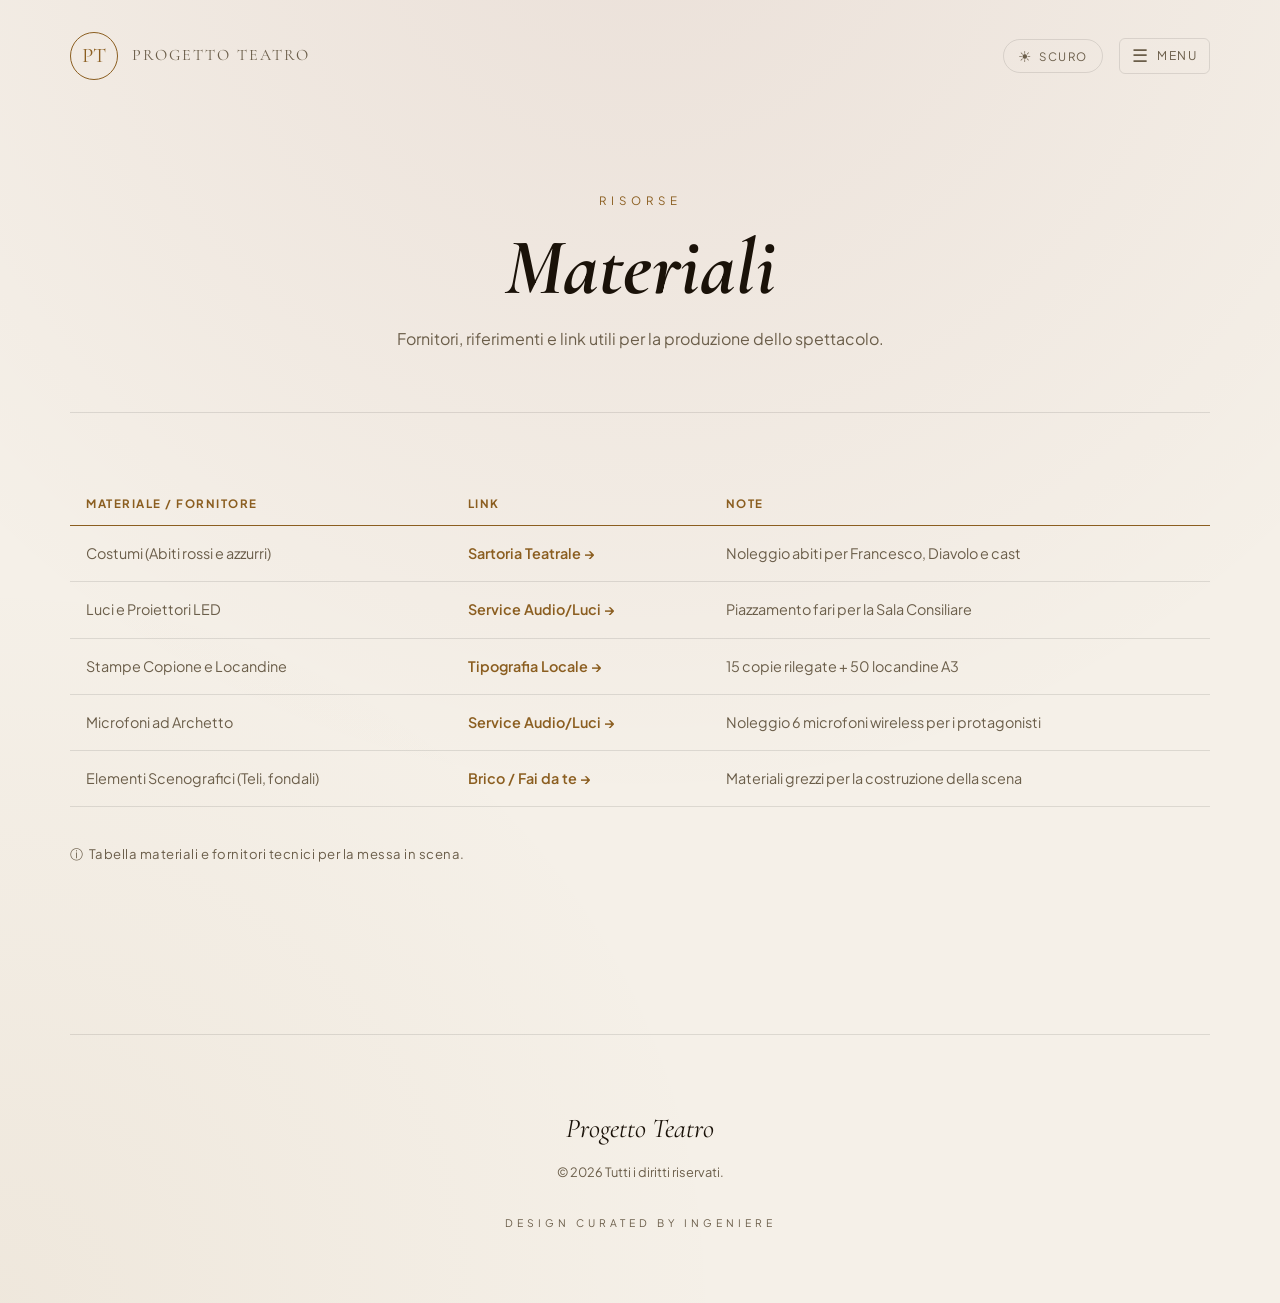
<file: materiali.html>
<!doctype html>
<html lang="it">
<head>
  <meta charset="utf-8">
  <meta name="viewport" content="width=device-width,initial-scale=1">
  <title>Materiali — Progetto Teatro</title>
  <meta name="description" content="Materiali, fornitori e risorse utili per la produzione dello spettacolo.">
  <link rel="icon" href="data:image/svg+xml,<svg xmlns='http://www.w3.org/2000/svg' viewBox='0 0 100 100'><text y='.9em' font-size='90'>🎭</text></svg>">
  <link rel="stylesheet" href="style.css">
</head>
<body>
<div class="container">

  <nav class="main-nav" role="navigation" aria-label="Navigazione principale">
    <a href="index.html" class="logo-box">
      <div class="logo-circle">PT</div>
      <span class="logo-name">Progetto Teatro</span>
    </a>
    <div class="nav-right">
      <button class="theme-toggle" id="themeToggle" aria-label="Cambia tema">
        <span class="toggle-icon" id="toggleIcon">☽</span>
        <span id="toggleLabel">Chiaro</span>
      </button>
      <button class="sidebar-toggle" id="sidebarToggle" aria-label="Apri menu">
        <span class="bar">☰</span> Menu
      </button>
    </div>
  </nav>
</div>
<div class="sidebar-overlay" id="sidebarOverlay"></div>
<aside class="sidebar" id="sidebar" role="navigation" aria-label="Menu principale">
  <div class="sidebar-header"><span class="sidebar-brand">Progetto Teatro</span><button class="sidebar-close" id="sidebarClose" aria-label="Chiudi menu">✕</button></div>
  <nav class="sidebar-nav">
    <a href="index.html"><span class="link-num">00.</span>Home</a>
    <a href="spettacolo.html"><span class="link-num">01.</span>Spettacolo</a>
    <a href="copione.html"><span class="link-num">02.</span>Copione</a>
    <a href="musiche.html"><span class="link-num">03.</span>Musiche</a>
    <a href="personaggi.html"><span class="link-num">04.</span>Cast</a>
    <a href="calendario.html"><span class="link-num">05.</span>Calendario</a>
    <a href="galleria.html"><span class="link-num">06.</span>Galleria</a>
    <a href="cantico.html"><span class="link-num">07.</span>Cantico</a>
    <a href="materiali.html"><span class="link-num">08.</span>Materiali</a>
    <a href="contatti.html"><span class="link-num">09.</span>Contatti</a>
  </nav>
  <div class="sidebar-footer">Stagione 2026</div>
</aside>
<div class="container">

  <header class="page-hero reveal">
    <span class="hero-label">Risorse</span>
    <h1>Materiali</h1>
    <p>Fornitori, riferimenti e link utili per la produzione dello spettacolo.</p>
  </header>

  <main class="section">
    <div class="reveal" style="overflow-x:auto;">
      <table class="styled-table">
        <thead>
          <tr>
            <th>Materiale / Fornitore</th>
            <th>Link</th>
            <th>Note</th>
          </tr>
        </thead>
        <tbody>
          <tr>
            <td>Costumi (Abiti rossi e azzurri)</td>
            <td><a href="#" target="_blank" rel="noopener">Sartoria Teatrale →</a></td>
            <td>Noleggio abiti per Francesco, Diavolo e cast</td>
          </tr>
          <tr>
            <td>Luci e Proiettori LED</td>
            <td><a href="#" target="_blank" rel="noopener">Service Audio/Luci →</a></td>
            <td>Piazzamento fari per la Sala Consiliare</td>
          </tr>
          <tr>
            <td>Stampe Copione e Locandine</td>
            <td><a href="#" target="_blank" rel="noopener">Tipografia Locale →</a></td>
            <td>15 copie rilegate + 50 locandine A3</td>
          </tr>
          <tr>
            <td>Microfoni ad Archetto</td>
            <td><a href="#" target="_blank" rel="noopener">Service Audio/Luci →</a></td>
            <td>Noleggio 6 microfoni wireless per i protagonisti</td>
          </tr>
          <tr>
            <td>Elementi Scenografici (Teli, fondali)</td>
            <td><a href="#" target="_blank" rel="noopener">Brico / Fai da te →</a></td>
            <td>Materiali grezzi per la costruzione della scena</td>
          </tr>
        </tbody>
      </table>
    </div>

    <p style="margin-top:36px;color:var(--text-dim);font-size:0.82rem;letter-spacing:0.5px;">
      ⓘ &nbsp;Tabella materiali e fornitori tecnici per la messa in scena.
    </p>
  </main>

  <footer class="site-footer">
    <span class="footer-brand">Progetto Teatro</span>
    <p class="footer-sub">© 2026 Tutti i diritti riservati.</p>
    <span class="engineer-signature">Design curated by Ingeniere</span>
  </footer>

</div>
<script src="script.js"></script>
</body>
</html>
</file>
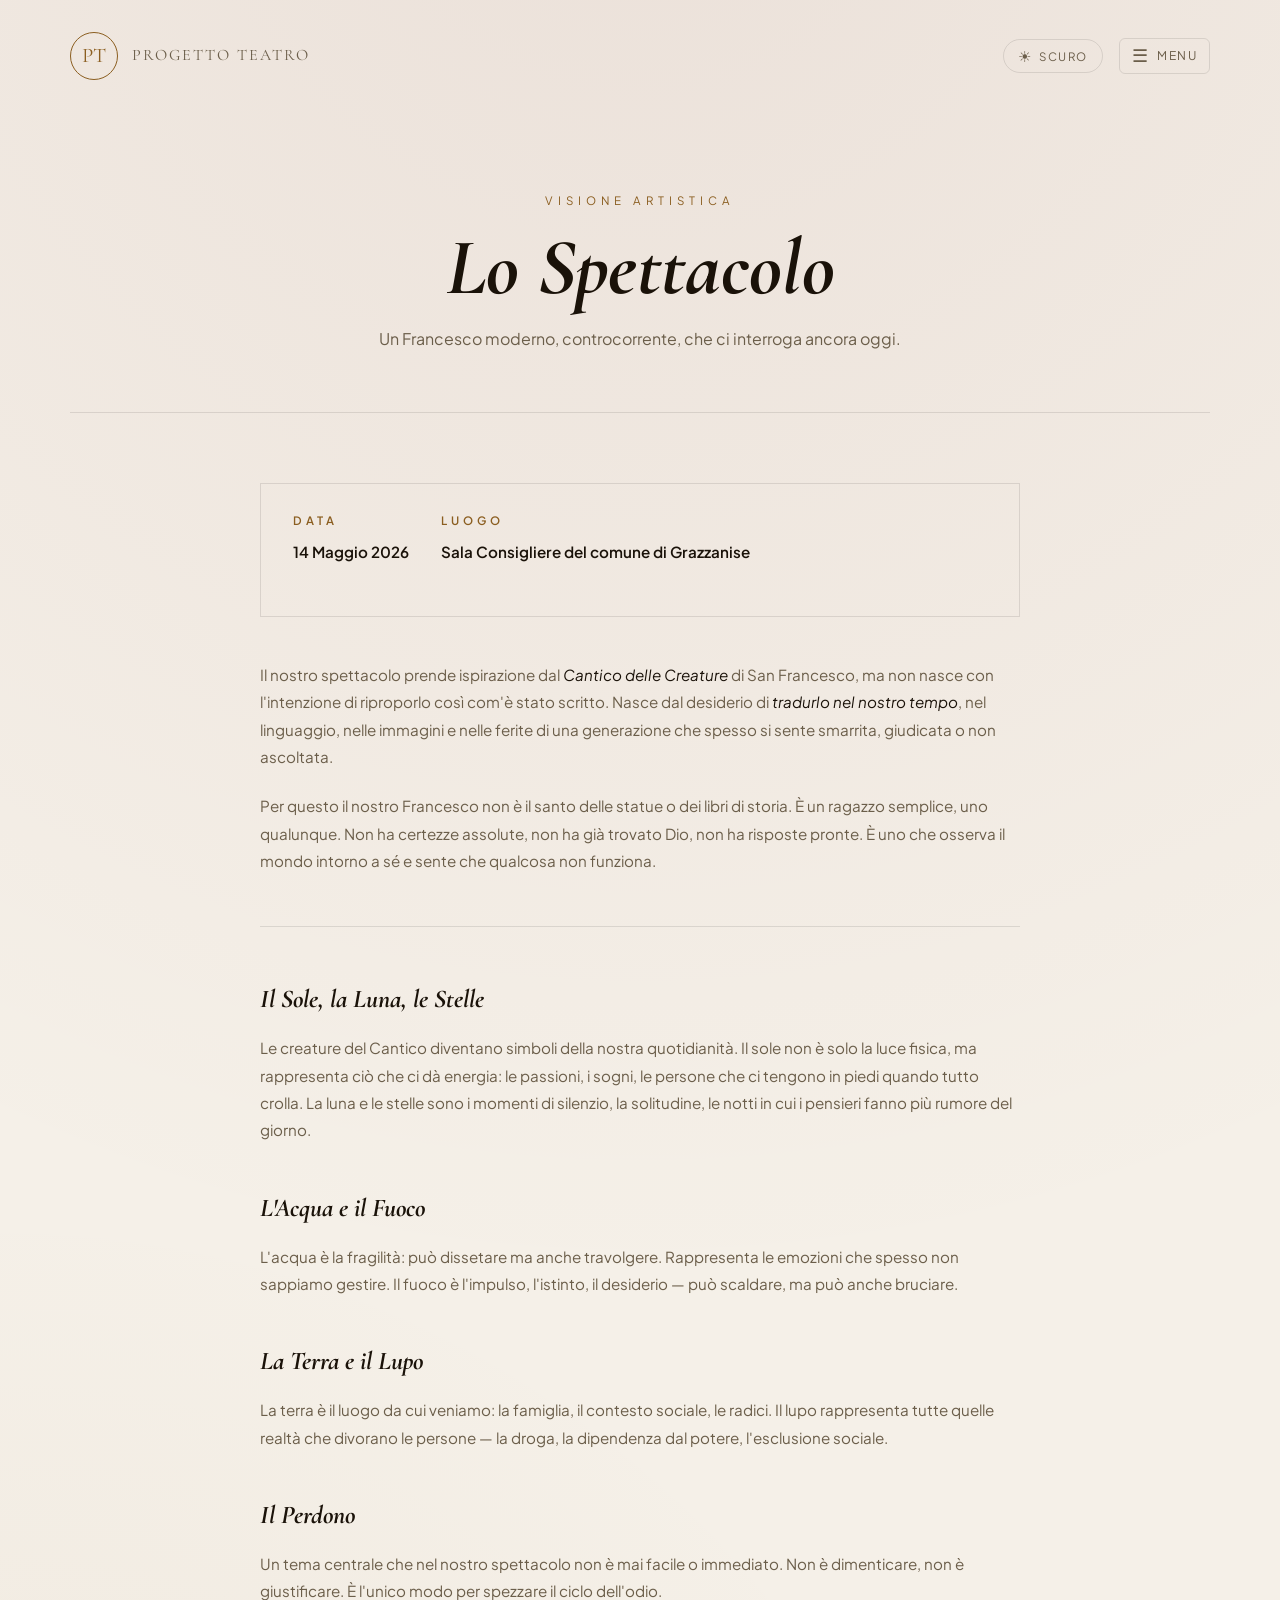
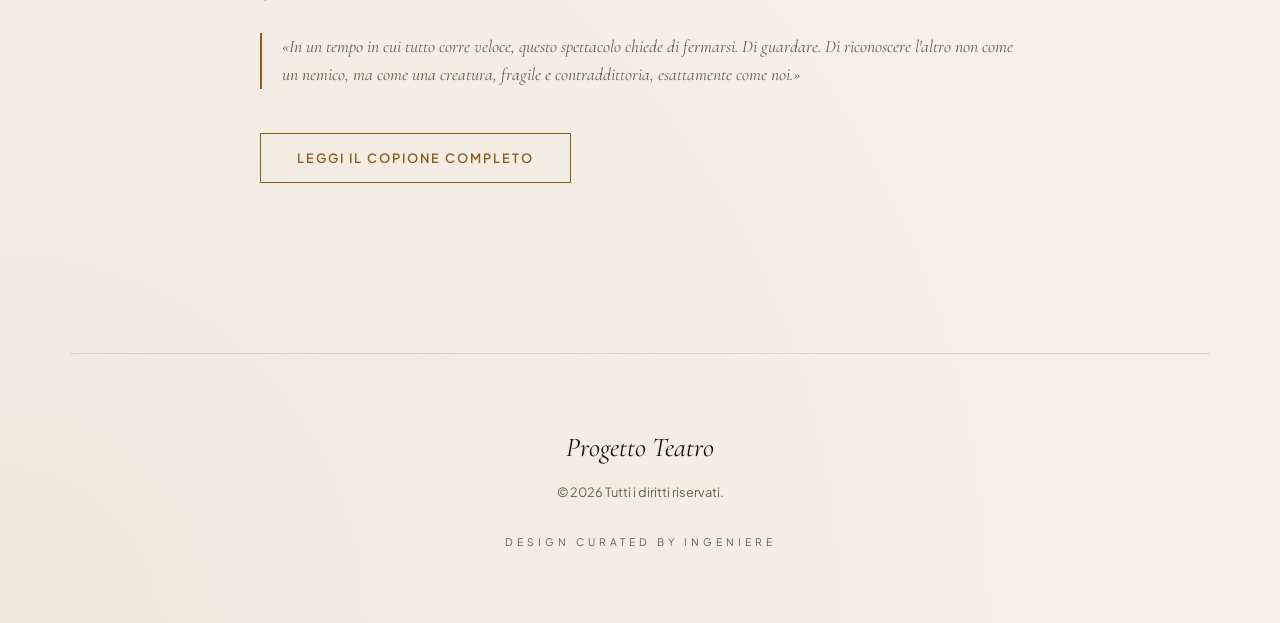
<file: spettacolo.html>
<!doctype html>
<html lang="it">
<head>
  <meta charset="utf-8">
  <meta name="viewport" content="width=device-width,initial-scale=1">
  <title>Spettacolo — Progetto Teatro</title>
  <meta name="description" content="Visione artistica e temi dello spettacolo ispirato al Cantico delle Creature.">
  <link rel="icon" href="data:image/svg+xml,<svg xmlns='http://www.w3.org/2000/svg' viewBox='0 0 100 100'><text y='.9em' font-size='90'>🎭</text></svg>">
  <link rel="stylesheet" href="style.css">
</head>
<body>
<div class="container">
  <nav class="main-nav" role="navigation" aria-label="Navigazione principale">
    <a href="index.html" class="logo-box"><div class="logo-circle">PT</div><span class="logo-name">Progetto Teatro</span></a>
    <div class="nav-right">
      <button class="theme-toggle" id="themeToggle" aria-label="Cambia tema"><span class="toggle-icon" id="toggleIcon">☽</span><span id="toggleLabel">Chiaro</span></button>
      <button class="sidebar-toggle" id="sidebarToggle" aria-label="Apri menu"><span class="bar">☰</span> Menu</button>
    </div>
  </nav>
</div>
<div class="sidebar-overlay" id="sidebarOverlay"></div>
<aside class="sidebar" id="sidebar" role="navigation" aria-label="Menu principale">
  <div class="sidebar-header"><span class="sidebar-brand">Progetto Teatro</span><button class="sidebar-close" id="sidebarClose" aria-label="Chiudi menu">✕</button></div>
  <nav class="sidebar-nav">
    <a href="index.html"><span class="link-num">00.</span>Home</a>
    <a href="spettacolo.html"><span class="link-num">01.</span>Spettacolo</a>
    <a href="copione.html"><span class="link-num">02.</span>Copione</a>
    <a href="musiche.html"><span class="link-num">03.</span>Musiche</a>
    <a href="personaggi.html"><span class="link-num">04.</span>Cast</a>
    <a href="calendario.html"><span class="link-num">05.</span>Calendario</a>
    <a href="galleria.html"><span class="link-num">06.</span>Galleria</a>
    <a href="cantico.html"><span class="link-num">07.</span>Cantico</a>
    <a href="materiali.html"><span class="link-num">08.</span>Materiali</a>
    <a href="contatti.html"><span class="link-num">09.</span>Contatti</a>
  </nav>
  <div class="sidebar-footer">Stagione 2026</div>
</aside>
<div class="container">
  <header class="page-hero reveal">
    <span class="hero-label">Visione Artistica</span>
    <h1>Lo Spettacolo</h1>
    <p>Un Francesco moderno, controcorrente, che ci interroga ancora oggi.</p>
  </header>
  <main class="section">
    <article class="prose reveal">
      <div style="display:flex;gap:32px;flex-wrap:wrap;margin-bottom:44px;padding:28px 32px;border:1px solid var(--border);">
        <div><span class="overline">Data</span><p style="color:var(--text);font-weight:600;margin-top:4px;">14 Maggio 2026</p></div>
        <div><span class="overline">Luogo</span><p style="color:var(--text);font-weight:600;margin-top:4px;">Sala Consigliere del comune di Grazzanise</p></div>
      </div>
      <p>Il nostro spettacolo prende ispirazione dal <em>Cantico delle Creature</em> di San Francesco, ma non nasce con l'intenzione di riproporlo così com'è stato scritto. Nasce dal desiderio di <em>tradurlo nel nostro tempo</em>, nel linguaggio, nelle immagini e nelle ferite di una generazione che spesso si sente smarrita, giudicata o non ascoltata.</p>
      <p>Per questo il nostro Francesco non è il santo delle statue o dei libri di storia. È un ragazzo semplice, uno qualunque. Non ha certezze assolute, non ha già trovato Dio, non ha risposte pronte. È uno che osserva il mondo intorno a sé e sente che qualcosa non funziona.</p>
      <div class="divider"></div>
      <h3>Il Sole, la Luna, le Stelle</h3>
      <p>Le creature del Cantico diventano simboli della nostra quotidianità. Il sole non è solo la luce fisica, ma rappresenta ciò che ci dà energia: le passioni, i sogni, le persone che ci tengono in piedi quando tutto crolla. La luna e le stelle sono i momenti di silenzio, la solitudine, le notti in cui i pensieri fanno più rumore del giorno.</p>
      <h3>L'Acqua e il Fuoco</h3>
      <p>L'acqua è la fragilità: può dissetare ma anche travolgere. Rappresenta le emozioni che spesso non sappiamo gestire. Il fuoco è l'impulso, l'istinto, il desiderio — può scaldare, ma può anche bruciare.</p>
      <h3>La Terra e il Lupo</h3>
      <p>La terra è il luogo da cui veniamo: la famiglia, il contesto sociale, le radici. Il lupo rappresenta tutte quelle realtà che divorano le persone — la droga, la dipendenza dal potere, l'esclusione sociale.</p>
      <h3>Il Perdono</h3>
      <p>Un tema centrale che nel nostro spettacolo non è mai facile o immediato. Non è dimenticare, non è giustificare. È l'unico modo per spezzare il ciclo dell'odio.</p>
      <blockquote>«In un tempo in cui tutto corre veloce, questo spettacolo chiede di fermarsi. Di guardare. Di riconoscere l'altro non come un nemico, ma come una creatura, fragile e contraddittoria, esattamente come noi.»</blockquote>
      <div style="margin-top:44px;"><a href="copione.html" class="btn-accent">Leggi il copione completo</a></div>
    </article>
  </main>
  <footer class="site-footer"><span class="footer-brand">Progetto Teatro</span><p class="footer-sub">© 2026 Tutti i diritti riservati.</p><span class="engineer-signature">Design curated by Ingeniere</span></footer>
</div>
<script src="script.js"></script>
</body>
</html>
</file>
<file: style.css>
/* ============================================================
   PROGETTO TEATRO — Shared Stylesheet
   Design: Teatrale, dark-first con light mode
   Fonts: Cormorant Garamond + Plus Jakarta Sans
   ============================================================ */

@import url('https://fonts.googleapis.com/css2?family=Plus+Jakarta+Sans:wght@300;400;600&family=Cormorant+Garamond:ital,wght@0,600;0,700;1,600&display=swap');

/* ── Dark mode (default) ── */
:root {
  --bg:           #050505;
  --accent:       #c5a059;
  --accent-bright:#f2d299;
  --primary:      #630f0f;
  --text:         #f0f0f0;
  --text-dim:     #999;
  --glass:        rgba(255,255,255,0.03);
  --border:       rgba(255,255,255,0.07);
  --grain-opacity:0.04;
  --card-bg:      #050505;
  --surface:      #0d0d0d;
  --surface-2:    #111;
}

/* ── Light mode ── */
[data-theme="light"] {
  --bg:           #f5f0e8;
  --accent:       #8b5e20;
  --accent-bright:#b07828;
  --primary:      #630f0f;
  --text:         #1a1209;
  --text-dim:     #6b5e4a;
  --glass:        rgba(0,0,0,0.03);
  --border:       rgba(0,0,0,0.10);
  --grain-opacity:0.02;
  --card-bg:      #f5f0e8;
  --surface:      #ede8de;
  --surface-2:    #e4ddd1;
}
[data-theme="light"] body {
  background-image:
    radial-gradient(circle at 50% -10%, rgba(99,15,15,0.07) 0%, transparent 60%),
    radial-gradient(circle at 0% 100%, rgba(139,94,32,0.06) 0%, transparent 40%);
}
[data-theme="light"] .card  { background: var(--card-bg); }
[data-theme="light"] .main-grid { background: var(--border); border-color: var(--border); }
[data-theme="light"] .day  { background: var(--surface); }

/* ── Reset ── */
*, *::before, *::after { box-sizing: border-box; margin: 0; padding: 0; }
html { scroll-behavior: smooth; }

body {
  font-family: 'Plus Jakarta Sans', system-ui, sans-serif;
  background-color: var(--bg);
  color: var(--text);
  line-height: 1.6;
  overflow-x: hidden;
  background-image:
    radial-gradient(circle at 50% -10%, rgba(99,15,15,0.15) 0%, transparent 60%),
    radial-gradient(circle at 0% 100%, rgba(197,160,89,0.05) 0%, transparent 40%);
  transition: background-color 0.4s, color 0.4s;
}

/* Grain film effect */
body::before {
  content: "";
  position: fixed;
  inset: 0;
  background-image: url("https://grainy-gradients.vercel.app/noise.svg");
  opacity: var(--grain-opacity, 0.04);
  pointer-events: none;
  z-index: 9999;
  transition: opacity 0.4s;
}

/* ── Layout ── */
.container { max-width: 1200px; margin: 0 auto; padding: 0 30px; }

/* ── Navigation ── */
nav.main-nav {
  padding: 32px 0;
  display: flex;
  justify-content: space-between;
  align-items: center;
  gap: 20px;
}

.logo-box {
  display: flex;
  align-items: center;
  gap: 14px;
  text-decoration: none;
  flex-shrink: 0;
}
.logo-circle {
  width: 48px; height: 48px;
  border: 1px solid var(--accent);
  border-radius: 50%;
  display: flex; align-items: center; justify-content: center;
  font-family: 'Cormorant Garamond', serif;
  color: var(--accent);
  font-size: 1.3rem;
  transition: 0.4s;
}
.logo-box:hover .logo-circle {
  background: var(--accent);
  color: var(--bg);
  box-shadow: 0 0 18px rgba(197,160,89,0.4);
}
.logo-name {
  font-family: 'Cormorant Garamond', serif;
  font-size: 1rem;
  color: var(--text-dim);
  letter-spacing: 2px;
  text-transform: uppercase;
}

.nav-links { display: flex; gap: 28px; align-items: center; }
.nav-links a {
  text-decoration: none;
  color: var(--text-dim);
  font-size: 0.8rem;
  text-transform: uppercase;
  letter-spacing: 2px;
  font-weight: 600;
  transition: color 0.3s;
}
.nav-links a:hover,
.nav-links a.active { color: var(--accent); }

.nav-right { display: flex; align-items: center; gap: 16px; }

/* Theme toggle */
.theme-toggle {
  background: none;
  border: 1px solid var(--border);
  border-radius: 999px;
  padding: 6px 14px;
  cursor: pointer;
  color: var(--text-dim);
  font-family: 'Plus Jakarta Sans', sans-serif;
  font-size: 0.72rem;
  letter-spacing: 1.5px;
  text-transform: uppercase;
  transition: all 0.3s;
  display: flex; align-items: center; gap: 7px;
  white-space: nowrap;
}
.theme-toggle:hover { border-color: var(--accent); color: var(--accent); }
.theme-toggle .toggle-icon { font-size: 0.95rem; transition: transform 0.5s; }
.theme-toggle:hover .toggle-icon { transform: rotate(20deg); }

/* ── Sidebar toggle button (always visible) ── */
.sidebar-toggle {
  background: none;
  border: 1px solid var(--border);
  border-radius: 6px;
  padding: 8px 12px;
  cursor: pointer;
  color: var(--text-dim);
  font-size: 1rem;
  line-height: 1;
  transition: all 0.3s;
  display: flex; align-items: center; gap: 8px;
  font-family: 'Plus Jakarta Sans', sans-serif;
  font-size: 0.75rem;
  letter-spacing: 1.5px;
  text-transform: uppercase;
}
.sidebar-toggle:hover { border-color: var(--accent); color: var(--accent); }
.sidebar-toggle .bar { font-size: 1.1rem; }

/* ── Sidebar overlay ── */
.sidebar-overlay {
  position: fixed; inset: 0;
  background: rgba(0,0,0,0.6);
  backdrop-filter: blur(4px);
  z-index: 200;
  opacity: 0; pointer-events: none;
  transition: opacity 0.4s;
}
.sidebar-overlay.open { opacity: 1; pointer-events: all; }

/* ── Sidebar panel ── */
.sidebar {
  position: fixed;
  top: 0; left: 0; bottom: 0;
  width: 85%; max-width: 340px;
  background: var(--bg);
  border-right: 1px solid var(--border);
  z-index: 300;
  transform: translateX(-100%);
  transition: transform 0.45s cubic-bezier(0.4,0,0.2,1);
  display: flex; flex-direction: column;
  overflow-y: auto;
}
.sidebar.open { transform: translateX(0); }

.sidebar-header {
  padding: 32px 32px 24px;
  border-bottom: 1px solid var(--border);
  display: flex; align-items: center; justify-content: space-between;
}
.sidebar-brand {
  font-family: 'Cormorant Garamond', serif;
  font-size: 1.3rem; font-style: italic;
  color: var(--text);
}
.sidebar-close {
  background: none; border: none;
  color: var(--text-dim); font-size: 1.3rem;
  cursor: pointer; transition: color 0.3s;
  padding: 4px;
}
.sidebar-close:hover { color: var(--accent); }

.sidebar-nav {
  flex: 1;
  padding: 24px 0;
}
.sidebar-nav a {
  display: flex; align-items: center; gap: 16px;
  padding: 14px 32px;
  text-decoration: none;
  color: var(--text-dim);
  font-size: 0.8rem;
  letter-spacing: 2px;
  text-transform: uppercase;
  font-weight: 600;
  border-bottom: 1px solid var(--border);
  transition: color 0.3s, background 0.3s;
}
.sidebar-nav a:last-child { border-bottom: none; }
.sidebar-nav a:hover,
.sidebar-nav a.active {
  color: var(--accent);
  background: rgba(197,160,89,0.04);
}
.sidebar-nav .link-num {
  font-family: 'Cormorant Garamond', serif;
  font-size: 1rem; color: var(--accent);
  opacity: 0.6; min-width: 28px;
}

.sidebar-footer {
  padding: 24px 32px;
  border-top: 1px solid var(--border);
  font-size: 0.68rem;
  letter-spacing: 2px;
  text-transform: uppercase;
  color: var(--text-dim);
}

/* ── Page Hero ── */
.page-hero {
  padding: 80px 0 60px;
  text-align: center;
  border-bottom: 1px solid var(--border);
}
.hero-label {
  color: var(--accent);
  text-transform: uppercase;
  letter-spacing: 5px;
  font-size: 0.72rem;
  margin-bottom: 20px;
  display: block;
}
.page-hero h1 {
  font-family: 'Cormorant Garamond', serif;
  font-size: clamp(2.5rem, 7vw, 5rem);
  font-style: italic;
  line-height: 0.95;
  margin-bottom: 20px;
}
.page-hero p {
  max-width: 560px;
  margin: 0 auto;
  color: var(--text-dim);
  font-size: 1rem;
}

/* ── Section / headings ── */
.section { padding: 70px 0; }

.section-heading {
  font-family: 'Cormorant Garamond', serif;
  font-size: 2.2rem;
  margin-bottom: 48px;
  text-align: center;
}

.overline {
  color: var(--accent);
  text-transform: uppercase;
  letter-spacing: 4px;
  font-size: 0.72rem;
  font-weight: 600;
  display: block;
  margin-bottom: 8px;
}

/* ── Main grid (index-style) ── */
.main-grid {
  display: grid;
  grid-template-columns: repeat(auto-fill, minmax(320px, 1fr));
  gap: 1px;
  background: var(--border);
  border: 1px solid var(--border);
}
.card {
  background: var(--card-bg);
  padding: 52px 36px;
  text-decoration: none;
  color: inherit;
  transition: 0.5s cubic-bezier(0.2,1,0.3,1);
  display: flex; flex-direction: column; gap: 18px;
}
.card:hover { background: var(--glass); transform: scale(0.98); }
.card-num {
  font-family: 'Cormorant Garamond', serif;
  color: var(--accent); font-size: 1.1rem;
}
.card h3 {
  font-family: 'Cormorant Garamond', serif;
  font-size: 1.9rem; font-weight: 600;
}
.card p { color: var(--text-dim); font-size: 0.9rem; line-height: 1.75; }

/* ── Music grid ── */
.music-grid {
  display: grid;
  grid-template-columns: repeat(auto-fill, minmax(300px, 1fr));
  gap: 1px;
  background: var(--border);
  border: 1px solid var(--border);
  margin-top: 40px;
}
.music-card {
  background: var(--card-bg);
  padding: 36px;
  transition: 0.4s;
  display: flex; flex-direction: column; gap: 14px;
}
.music-card:hover { background: var(--glass); }
.music-card h3 {
  font-family: 'Cormorant Garamond', serif;
  font-size: 1.5rem; color: var(--text);
}
.music-card .scene { font-size: 0.8rem; color: var(--text-dim); letter-spacing: 0.5px; }
.music-card audio { width: 100%; }
.yt-link {
  display: inline-flex; align-items: center; gap: 6px;
  color: var(--accent); font-size: 0.78rem;
  letter-spacing: 1.5px; text-transform: uppercase;
  text-decoration: none; font-weight: 600;
  transition: opacity 0.3s;
}
.yt-link:hover { opacity: 0.7; }

/* ── Character flip deck ── */
.deck {
  display: grid;
  grid-template-columns: repeat(auto-fill, minmax(190px, 1fr));
  gap: 1px;
  background: var(--border);
  border: 1px solid var(--border);
  perspective: 1200px;
}
.flip-card {
  height: 270px;
  position: relative;
  transform-style: preserve-3d;
  transition: transform 0.8s cubic-bezier(0.4,0,0.2,1);
  cursor: pointer;
  background: var(--card-bg);
}
.flip-card:hover { transform: rotateY(180deg); }
.flip-face {
  position: absolute; inset: 0;
  backface-visibility: hidden;
  display: flex; flex-direction: column;
  align-items: center; justify-content: center;
  padding: 24px; gap: 10px; text-align: center;
}
.flip-front .char-icon { font-size: 2.2rem; color: var(--accent); }
.flip-front .char-name {
  font-family: 'Cormorant Garamond', serif;
  font-size: 1rem; color: var(--text);
}
.flip-back {
  background: var(--primary);
  transform: rotateY(180deg);
}
.flip-back img {
  width: 68px; height: 68px;
  border-radius: 50%; object-fit: cover;
  border: 2px solid rgba(255,255,255,0.3);
}
.flip-back h3 { font-size: 0.95rem; color: #fff; }
.flip-back .actor { font-size: 0.75rem; color: rgba(255,255,255,0.6); font-style: italic; }
.flip-back p { font-size: 0.78rem; color: rgba(255,255,255,0.75); }

/* ── Calendar ── */
.calendar-wrap { max-width: 660px; margin: 0 auto; }
.cal-header {
  display: flex; justify-content: space-between; align-items: center;
  margin-bottom: 24px;
}
.cal-header h2 {
  font-family: 'Cormorant Garamond', serif;
  font-size: 1.4rem; font-style: italic;
}
.cal-nav-btn {
  background: none;
  border: 1px solid var(--border);
  border-radius: 6px;
  padding: 8px 14px;
  cursor: pointer; color: var(--text-dim);
  font-size: 1rem;
  transition: 0.3s;
}
.cal-nav-btn:hover { border-color: var(--accent); color: var(--accent); }
.cal-grid {
  display: grid;
  grid-template-columns: repeat(7, 1fr);
  gap: 4px;
}
.cal-day-name {
  text-align: center;
  font-size: 0.68rem;
  font-weight: 700;
  letter-spacing: 0.08em;
  text-transform: uppercase;
  color: var(--text-dim);
  padding: 8px 0;
}
.day {
  aspect-ratio: 1;
  display: flex; align-items: center; justify-content: center;
  border-radius: 4px;
  font-size: 0.82rem;
  color: var(--text-dim);
  border: 1px solid transparent;
  cursor: default;
  transition: background 0.25s;
}
.day.has-event {
  border-color: var(--accent);
  color: var(--accent);
  font-weight: 700;
  cursor: pointer;
}
.day.has-event:hover { background: rgba(197,160,89,0.1); }
.cal-annotation {
  margin-top: 24px;
  padding: 18px 22px;
  border: 1px solid var(--border);
  border-left: 3px solid var(--accent);
  color: var(--text-dim);
  font-size: 0.9rem;
  line-height: 1.65;
}

/* ── Gallery ── */
.gallery-grid {
  display: grid;
  grid-template-columns: repeat(auto-fill, minmax(260px, 1fr));
  gap: 1px;
  background: var(--border);
  border: 1px solid var(--border);
}
.gallery-item {
  position: relative; overflow: hidden;
  aspect-ratio: 4/3; cursor: pointer;
  background: var(--card-bg);
}
.gallery-item img {
  width: 100%; height: 100%;
  object-fit: cover;
  transition: transform 0.5s, filter 0.5s;
  filter: grayscale(30%);
}
.gallery-item:hover img { transform: scale(1.06); filter: grayscale(0%); }
.gallery-overlay {
  position: absolute; inset: 0;
  background: rgba(99,15,15,0.75);
  display: flex; flex-direction: column;
  align-items: center; justify-content: center;
  opacity: 0; transition: opacity 0.35s;
  color: #fff; gap: 6px;
}
.gallery-item:hover .gallery-overlay { opacity: 1; }
.gallery-overlay h3 {
  font-family: 'Cormorant Garamond', serif;
  font-size: 1.2rem; font-style: italic;
}

/* ── Contact ── */
.contacts-grid {
  display: grid;
  grid-template-columns: repeat(auto-fill, minmax(240px, 1fr));
  gap: 1px;
  background: var(--border);
  border: 1px solid var(--border);
  margin-bottom: 56px;
}
.contact-card {
  background: var(--card-bg);
  padding: 44px 32px;
  text-align: center;
  transition: background 0.4s;
}
.contact-card:hover { background: var(--glass); }
.contact-card .icon { font-size: 1.8rem; margin-bottom: 14px; }
.contact-card h3 {
  font-family: 'Cormorant Garamond', serif;
  font-size: 1.4rem; margin-bottom: 8px;
}
.contact-card p,
.contact-card a { font-size: 0.9rem; color: var(--text-dim); }
.contact-card a { text-decoration: none; transition: color 0.3s; }
.contact-card a:hover { color: var(--accent); }

/* ── Form ── */
.form-wrap { max-width: 600px; }
.form-group { margin-bottom: 20px; }
.form-group label {
  display: block;
  font-size: 0.72rem; font-weight: 600;
  letter-spacing: 1.5px; text-transform: uppercase;
  color: var(--text-dim); margin-bottom: 8px;
}
input[type="text"],
input[type="email"],
textarea {
  width: 100%;
  padding: 14px 18px;
  background: var(--surface);
  border: 1px solid var(--border);
  color: var(--text);
  font-family: 'Plus Jakarta Sans', sans-serif;
  font-size: 0.95rem;
  outline: none;
  transition: border-color 0.3s;
}
input:focus, textarea:focus { border-color: var(--accent); }
textarea { resize: vertical; min-height: 140px; }

/* ── Table ── */
.styled-table { width: 100%; border-collapse: collapse; }
.styled-table thead tr { border-bottom: 1px solid var(--accent); }
.styled-table th {
  padding: 12px 16px; text-align: left;
  font-size: 0.72rem; font-weight: 700;
  letter-spacing: 1.5px; text-transform: uppercase;
  color: var(--accent);
}
.styled-table td {
  padding: 16px;
  border-bottom: 1px solid var(--border);
  color: var(--text-dim); font-size: 0.9rem;
}
.styled-table tbody tr:hover td { color: var(--text); }
.styled-table a { color: var(--accent); text-decoration: none; font-weight: 600; }
.styled-table a:hover { text-decoration: underline; }

/* ── Poem blocks ── */
.poem-block {
  background: var(--surface);
  border-left: 3px solid var(--accent);
  padding: 36px 40px;
  font-family: 'Cormorant Garamond', Georgia, serif;
  font-size: 1.05rem; line-height: 2;
  color: var(--text-dim);
  white-space: pre-line;
  margin-bottom: 40px;
}
blockquote {
  border-left: 2px solid var(--accent);
  padding-left: 20px;
  margin: 28px 0;
  color: var(--text-dim);
  font-style: italic;
  font-family: 'Cormorant Garamond', serif;
  font-size: 1.1rem;
}

/* ── Copione select ── */
.copione-filter { margin-bottom: 36px; }
.copione-filter label {
  display: block;
  font-size: 0.72rem; font-weight: 600;
  letter-spacing: 1.5px; text-transform: uppercase;
  color: var(--accent); margin-bottom: 10px;
}
.copione-filter select {
  padding: 12px 18px;
  background: var(--surface);
  border: 1px solid var(--border);
  color: var(--text);
  font-family: 'Plus Jakarta Sans', sans-serif;
  font-size: 0.9rem;
  cursor: pointer;
  outline: none;
  transition: border-color 0.3s;
  min-width: 280px;
}
.copione-filter select:focus { border-color: var(--accent); }
.copione-wrap { max-width: 820px; margin: 0 auto; }
.battuta { margin-bottom: 14px; }
.battuta p { color: var(--text-dim); margin-bottom: 4px; line-height: 1.75; }
.battuta em { color: var(--text-dim); font-style: italic; opacity: 0.75; }
.battuta strong { color: var(--accent); font-weight: 700; }

/* ── Prose ── */
.prose { max-width: 760px; margin: 0 auto; }
.prose p { margin-bottom: 22px; color: var(--text-dim); font-size: 0.95rem; line-height: 1.8; }
.prose h3 {
  font-family: 'Cormorant Garamond', serif;
  font-size: 1.6rem; font-style: italic;
  margin: 44px 0 14px; color: var(--text);
}
.prose em { color: var(--text); font-style: italic; }

/* ── Buttons ── */
.btn-accent {
  display: inline-flex; align-items: center; gap: 8px;
  padding: 14px 36px;
  border: 1px solid var(--accent);
  background: transparent;
  color: var(--accent);
  text-decoration: none;
  font-size: 0.8rem;
  letter-spacing: 2px;
  text-transform: uppercase;
  font-weight: 600;
  transition: 0.4s;
  cursor: pointer;
  font-family: 'Plus Jakarta Sans', sans-serif;
}
.btn-accent:hover { background: var(--accent); color: var(--bg); }

/* ── Footer ── */
footer.site-footer {
  margin-top: 100px;
  padding: 72px 0;
  border-top: 1px solid var(--border);
  text-align: center;
}
.footer-brand {
  font-family: 'Cormorant Garamond', serif;
  font-size: 1.7rem; font-style: italic;
  display: block; margin-bottom: 12px;
  color: var(--text);
}
.footer-sub { font-size: 0.8rem; color: var(--text-dim); }
.engineer-signature {
  font-size: 0.65rem;
  letter-spacing: 4px;
  color: var(--text-dim);
  text-transform: uppercase;
  margin-top: 32px;
  display: block;
}

/* ── Divider ── */
.divider { height: 1px; background: var(--border); margin: 52px 0; }

/* ── Reveal animation ── */
.reveal {
  opacity: 0;
  transform: translateY(28px);
  transition: opacity 0.9s ease-out, transform 0.9s ease-out;
}
.reveal.visible { opacity: 1; transform: none; }

/* ── Responsive ── */
@media (max-width: 860px) {
  .main-grid,
  .music-grid,
  .gallery-grid,
  .contacts-grid { grid-template-columns: 1fr; }
  .deck { grid-template-columns: repeat(auto-fill, minmax(140px, 1fr)); }
  .page-hero { padding: 56px 0 44px; }
  .section { padding: 48px 0; }
  .poem-block { padding: 24px; font-size: 0.95rem; }
  .cal-annotation { padding: 14px; font-size: 0.85rem; }
}

@media (max-width: 500px) {
  .container { padding: 0 16px; }
  nav.main-nav { padding: 16px 0; }
  .logo-name { display: none; }
  .logo-circle { width: 40px; height: 40px; font-size: 1.1rem; }
  .flip-card { height: 220px; }
  .page-hero h1 { font-size: 2.2rem; }
  .dedication-letter h2 { font-size: 2rem !important; margin-bottom: 24px !important; }
  .dedication-letter p { font-size: 1rem !important; line-height: 1.65 !important; }
  .theme-toggle, .sidebar-toggle { padding: 6px 10px; font-size: 0.65rem; }
  .sidebar-toggle .bar { font-size: 0.9rem; }
  .sidebar-header { padding: 24px 24px 16px; }
  .sidebar-nav a { padding: 14px 24px; font-size: 0.75rem; }
  .card { padding: 36px 24px; }
  .music-card { padding: 24px; }
}
</file>
